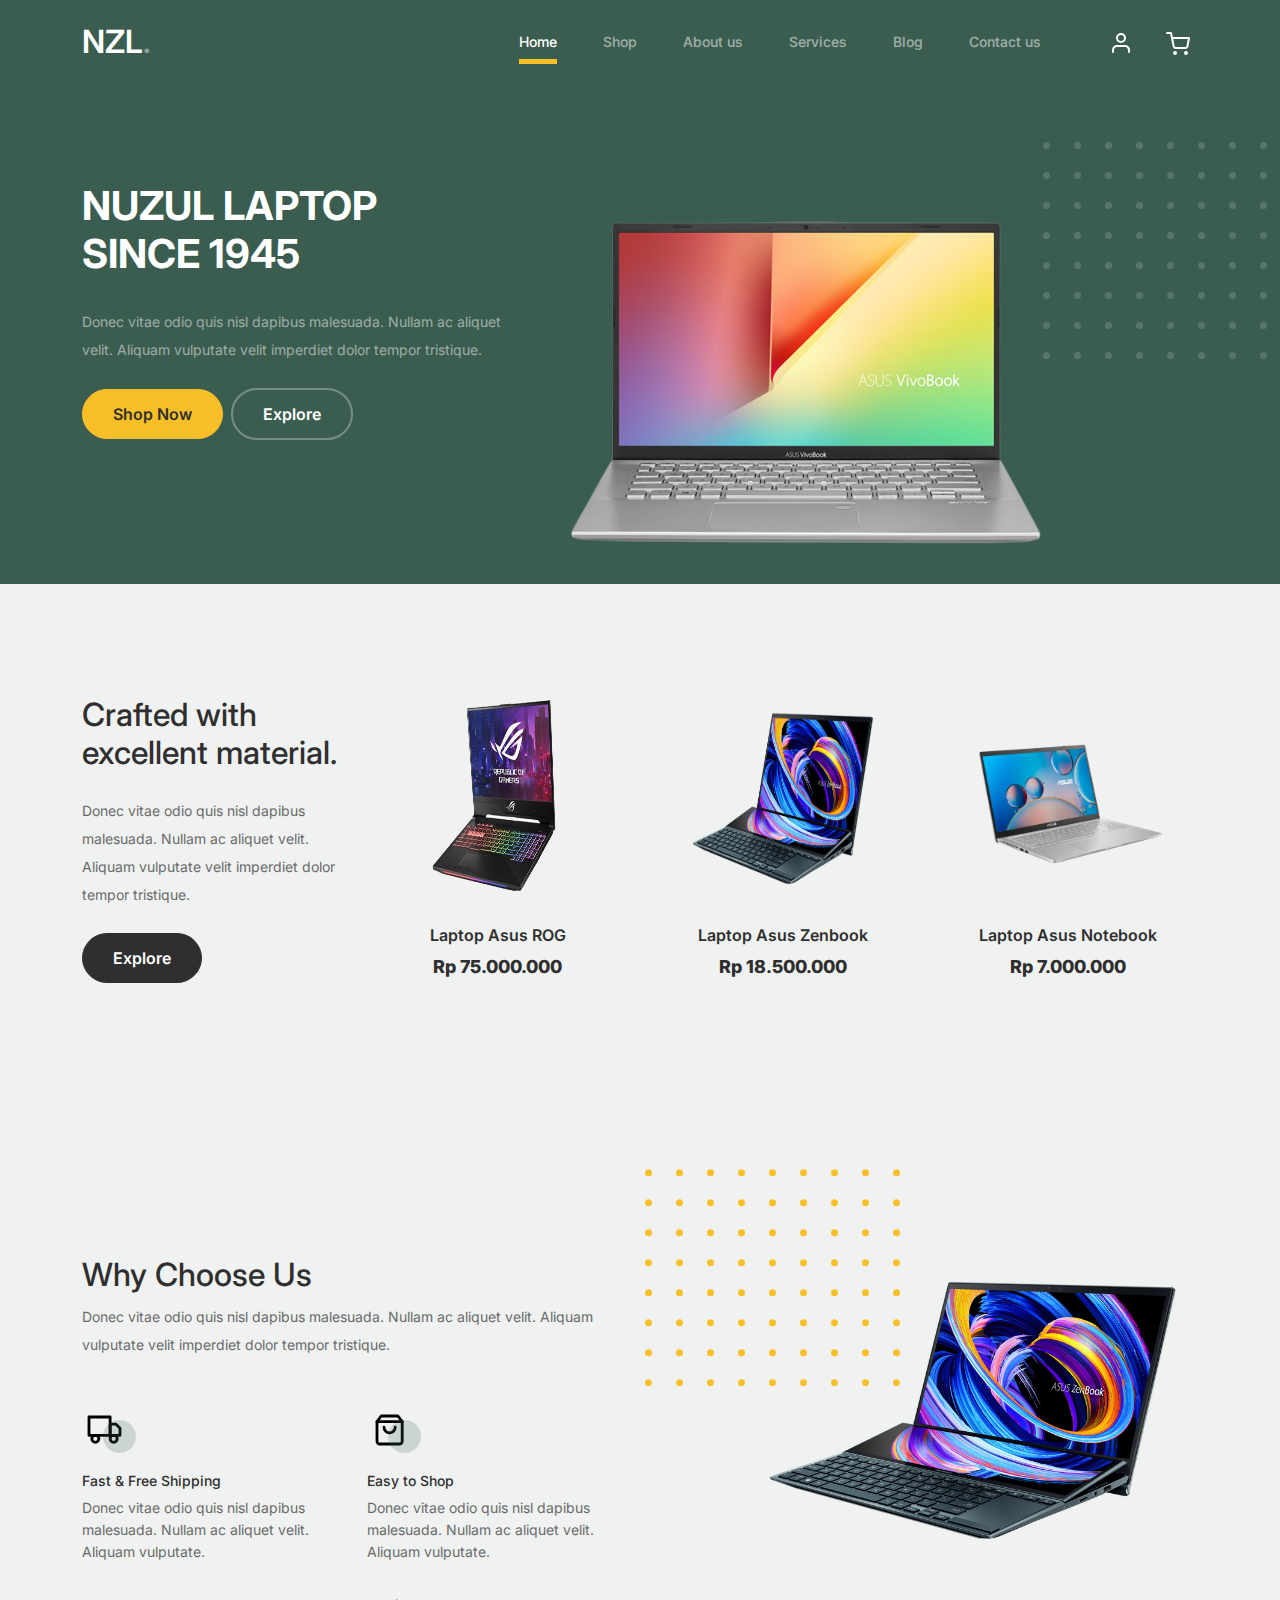
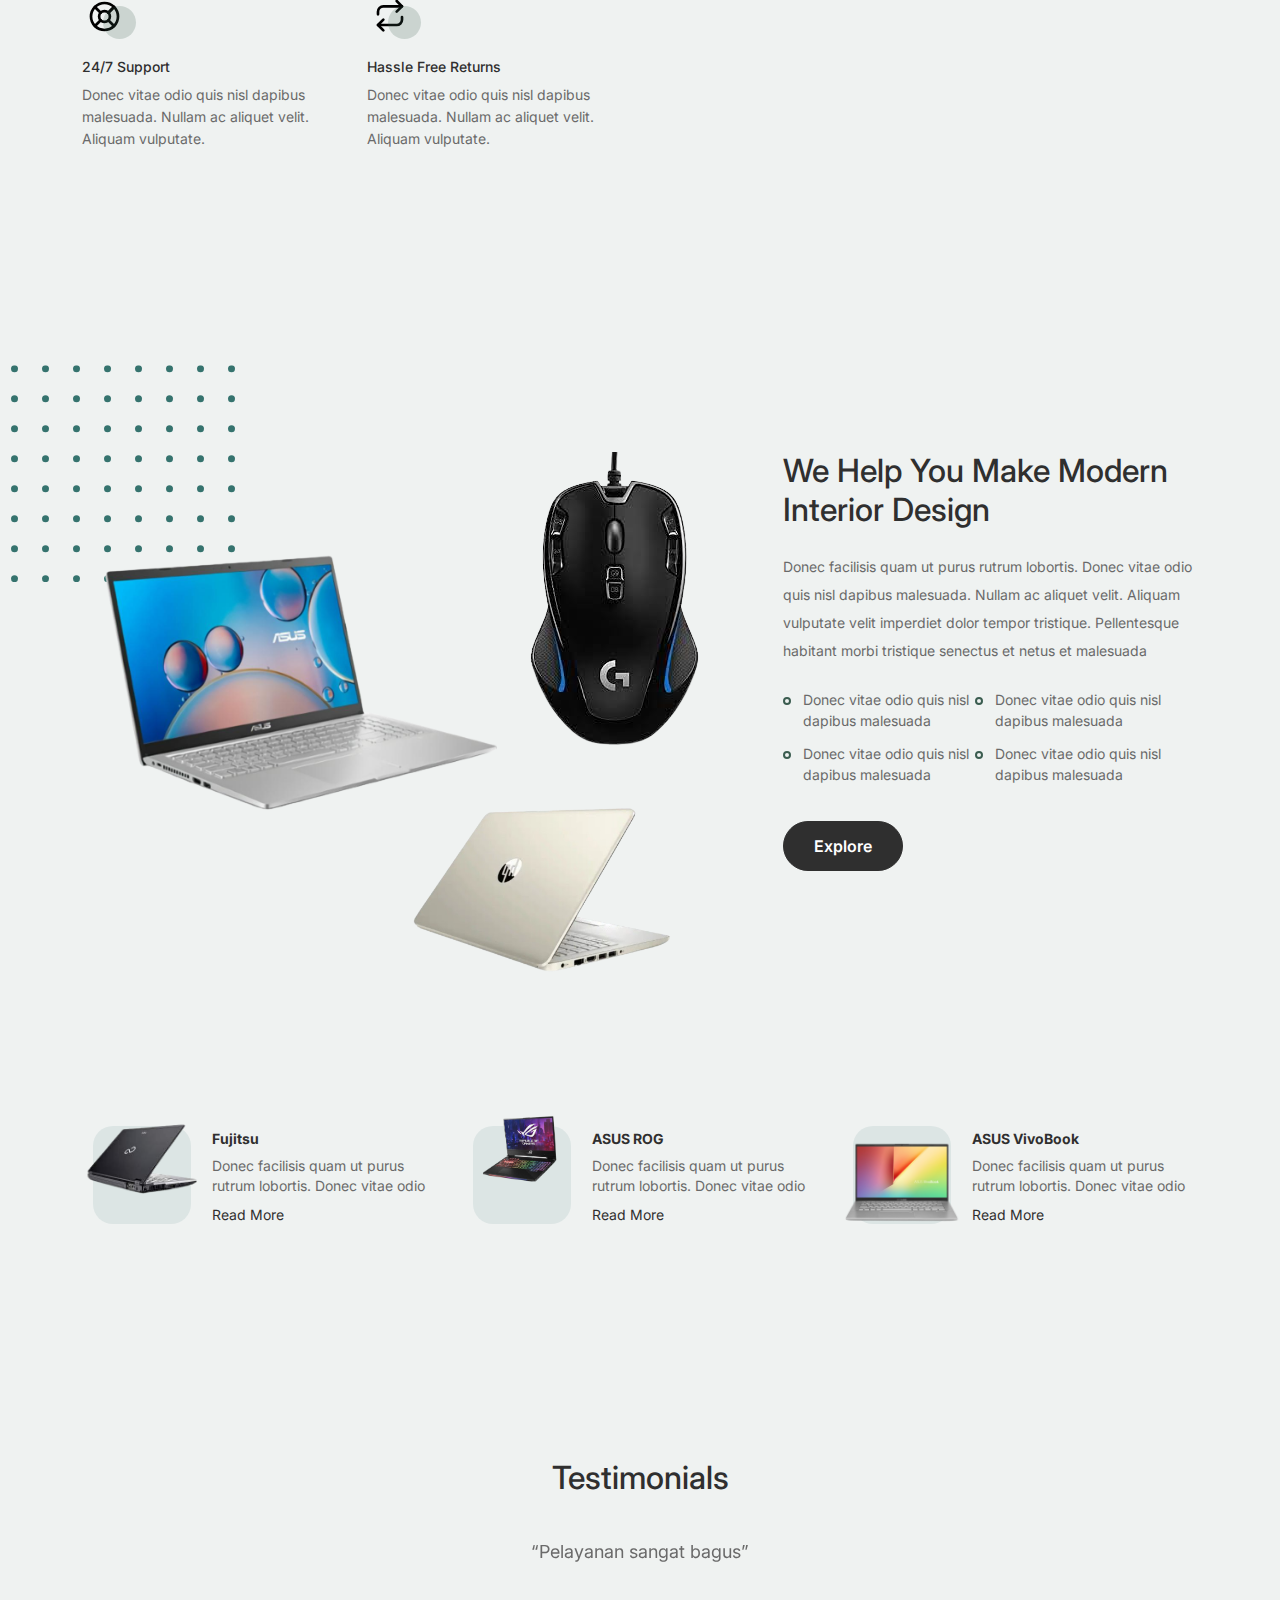
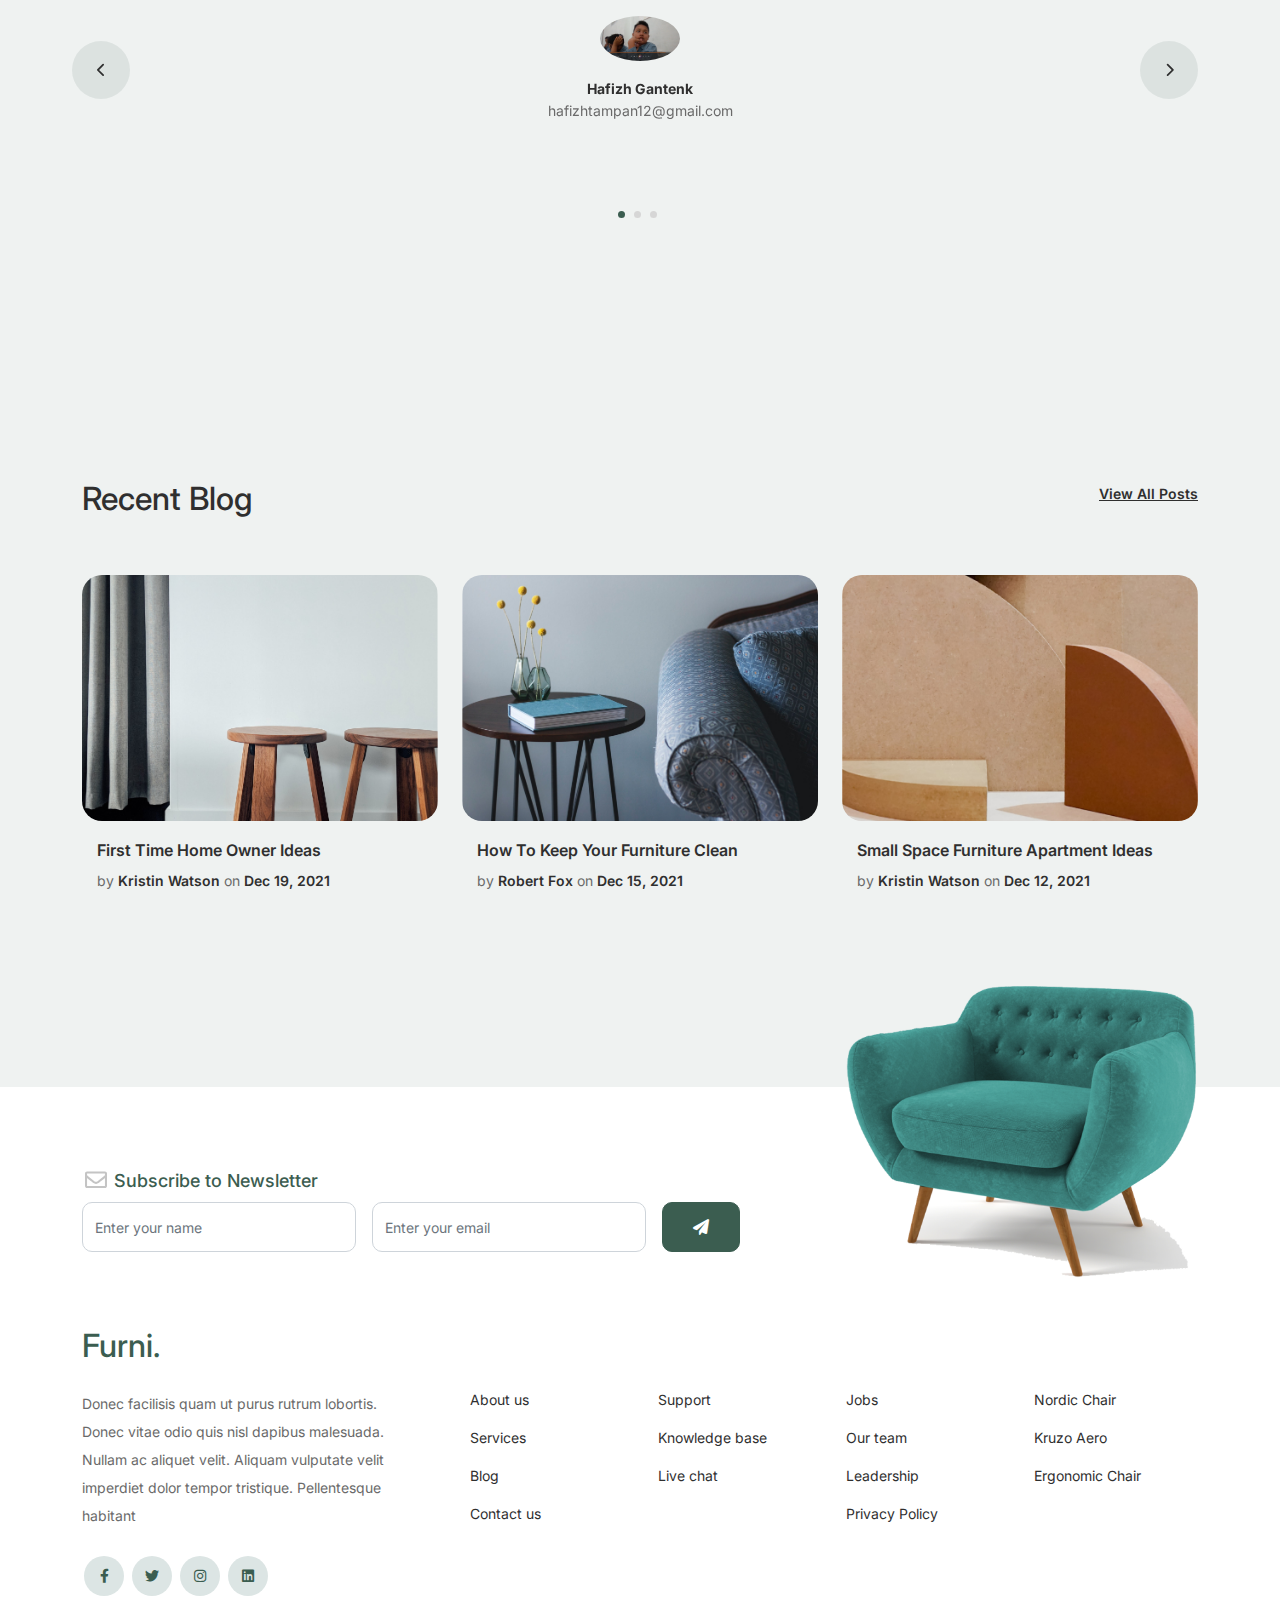
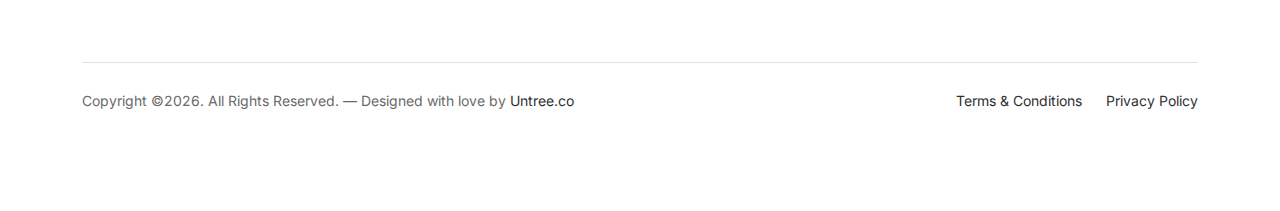
<file: index.html>
<!-- /*
* Bootstrap 5
* Template Name: Furni
* Template Author: Untree.co
* Template URI: https://untree.co/
* License: https://creativecommons.org/licenses/by/3.0/
*/ -->
<!doctype html>
<html lang="en">
<head>
  <meta charset="utf-8">
  <meta name="viewport" content="width=device-width, initial-scale=1, shrink-to-fit=no">
  <meta name="author" content="Untree.co">
  <link rel="shortcut icon" href="images/juenbok.png">

  <meta name="description" content="" />
  <meta name="keywords" content="bootstrap, bootstrap4" />

		<!-- Bootstrap CSS -->
		<link href="css/bootstrap.min.css" rel="stylesheet">
		<link href="https://cdnjs.cloudflare.com/ajax/libs/font-awesome/6.0.0-beta3/css/all.min.css" rel="stylesheet">
		<link href="css/tiny-slider.css" rel="stylesheet">
		<link href="css/style.css" rel="stylesheet">
		<title>Furni Free Bootstrap 5 Template for Furniture and Interior Design Websites by Untree.co </title>
	</head>

	<body>

		<!-- Start Header/Navigation -->
		<nav class="custom-navbar navbar navbar navbar-expand-md navbar-dark bg-dark" arial-label="Furni navigation bar">

			<div class="container">
				<a class="navbar-brand" href="index.html">NZL<span>.</span></a>

				<button class="navbar-toggler" type="button" data-bs-toggle="collapse" data-bs-target="#navbarsFurni" aria-controls="navbarsFurni" aria-expanded="false" aria-label="Toggle navigation">
					<span class="navbar-toggler-icon"></span>
				</button>

				<div class="collapse navbar-collapse" id="navbarsFurni">
					<ul class="custom-navbar-nav navbar-nav ms-auto mb-2 mb-md-0">
						<li class="nav-item active">
							<a class="nav-link" href="index.html">Home</a>
						</li>
						<li><a class="nav-link" href="shop.html">Shop</a></li>
						<li><a class="nav-link" href="about.html">About us</a></li>
						<li><a class="nav-link" href="services.html">Services</a></li>
						<li><a class="nav-link" href="blog.html">Blog</a></li>
						<li><a class="nav-link" href="contact.html">Contact us</a></li>
					</ul>

					<ul class="custom-navbar-cta navbar-nav mb-2 mb-md-0 ms-5">
						<li><a class="nav-link" href="#"><img src="images/user.svg"></a></li>
						<li><a class="nav-link" href="cart.html"><img src="images/cart.svg"></a></li>
					</ul>
				</div>
			</div>
				
		</nav>
		<!-- End Header/Navigation -->

		<!-- Start Hero Section -->
			<div class="hero">
				<div class="container">
					<div class="row justify-content-between">
						<div class="col-lg-5">
							<div class="intro-excerpt">
								<h1>NUZUL LAPTOP<span class="d-block"> SINCE 1945</span></h1>
								<p class="mb-4">Donec vitae odio quis nisl dapibus malesuada. Nullam ac aliquet velit. Aliquam vulputate velit imperdiet dolor tempor tristique.</p>
								<p><a href="" class="btn btn-secondary me-2">Shop Now</a><a href="#" class="btn btn-white-outline">Explore</a></p>
							</div>
						</div>
						<div class="col-lg-7">
							<div class="hero-img-wrap">
								<img src="images/_leptop-removebg-preview.png" class="img-fluid">
							</div>
						</div>
					</div>
				</div>
			</div>
		<!-- End Hero Section -->

		<!-- Start Product Section -->
		<div class="product-section">
			<div class="container">
				<div class="row">

					<!-- Start Column 1 -->
					<div class="col-md-12 col-lg-3 mb-5 mb-lg-0">
						<h2 class="mb-4 section-title">Crafted with excellent material.</h2>
						<p class="mb-4">Donec vitae odio quis nisl dapibus malesuada. Nullam ac aliquet velit. Aliquam vulputate velit imperdiet dolor tempor tristique. </p>
						<p><a href="shop.html" class="btn">Explore</a></p>
					</div> 
					<!-- End Column 1 -->

					<!-- Start Column 2 -->
					<div class="col-12 col-md-4 col-lg-3 mb-5 mb-md-0">
						<a class="product-item" href="cart.html">
							<img src="images/ASUS-ROG-Strix-GL504GW-Scar-II-1-removebg-preview.png" class="img-fluid product-thumbnail">
							<h3 class="product-title">Laptop Asus ROG </h3>
							<strong class="product-price">Rp 75.000.000</strong>

							<span class="icon-cross">
								<img src="images/cross.svg" class="img-fluid">
							</span>
						</a>
					</div> 
					<!-- End Column 2 -->

					<!-- Start Column 3 -->
					<div class="col-12 col-md-4 col-lg-3 mb-5 mb-md-0">
						<a class="product-item" href="cart.html">
							<img src="images/juenbok.png" class="img-fluid product-thumbnail">
							<h3 class="product-title">Laptop Asus Zenbook</h3>
							<strong class="product-price">Rp 18.500.000</strong>

							<span class="icon-cross">
								<img src="images/cross.svg" class="img-fluid">
							</span>
						</a>
					</div>
					<!-- End Column 3 -->

					<!-- Start Column 4 -->
					<div class="col-12 col-md-4 col-lg-3 mb-5 mb-md-0">
						<a class="product-item" href="cart.html">
							<img src="images/gezi-removebg-preview.png" class="img-fluid product-thumbnail">
							<h3 class="product-title">Laptop Asus Notebook </h3>
							<strong class="product-price">Rp 7.000.000</strong>

							<span class="icon-cross">
								<img src="images/cross.svg" class="img-fluid">
							</span>
						</a>
					</div>
					<!-- End Column 4 -->

				</div>
			</div>
		</div>
		<!-- End Product Section -->

		<!-- Start Why Choose Us Section -->
		<div class="why-choose-section">
			<div class="container">
				<div class="row justify-content-between">
					<div class="col-lg-6">
						<h2 class="section-title">Why Choose Us</h2>
						<p>Donec vitae odio quis nisl dapibus malesuada. Nullam ac aliquet velit. Aliquam vulputate velit imperdiet dolor tempor tristique.</p>

						<div class="row my-5">
							<div class="col-6 col-md-6">
								<div class="feature">
									<div class="icon">
										<img src="images/truck.svg" alt="Image" class="imf-fluid">
									</div>
									<h3>Fast &amp; Free Shipping</h3>
									<p>Donec vitae odio quis nisl dapibus malesuada. Nullam ac aliquet velit. Aliquam vulputate.</p>
								</div>
							</div>

							<div class="col-6 col-md-6">
								<div class="feature">
									<div class="icon">
										<img src="images/bag.svg" alt="Image" class="imf-fluid">
									</div>
									<h3>Easy to Shop</h3>
									<p>Donec vitae odio quis nisl dapibus malesuada. Nullam ac aliquet velit. Aliquam vulputate.</p>
								</div>
							</div>

							<div class="col-6 col-md-6">
								<div class="feature">
									<div class="icon">
										<img src="images/support.svg" alt="Image" class="imf-fluid">
									</div>
									<h3>24/7 Support</h3>
									<p>Donec vitae odio quis nisl dapibus malesuada. Nullam ac aliquet velit. Aliquam vulputate.</p>
								</div>
							</div>

							<div class="col-6 col-md-6">
								<div class="feature">
									<div class="icon">
										<img src="images/return.svg" alt="Image" class="imf-fluid">
									</div>
									<h3>Hassle Free Returns</h3>
									<p>Donec vitae odio quis nisl dapibus malesuada. Nullam ac aliquet velit. Aliquam vulputate.</p>
								</div>
							</div>

						</div>
					</div>

					<div class="col-lg-5">
						<div class="img-wrap">
							<img src="images/juenbok.png" alt="Image" class="img-fluid">
						</div>
					</div>

				</div>
			</div>
		</div>
		<!-- End Why Choose Us Section -->

		<!-- Start We Help Section -->
		<div class="we-help-section">
			<div class="container">
				<div class="row justify-content-between">
					<div class="col-lg-7 mb-5 mb-lg-0">
						<div class="imgs-grid">
							<div class="grid grid-1"><img src="images/gezi-removebg-preview.png" alt="Untree.co"></div>
							<div class="grid grid-2"><img src="images/download-removebg-preview.png" alt="Untree.co"></div>
							<div class="grid grid-3"><img src="images/H-removebg-preview.png" alt="Untree.co"></div>
						</div>
					</div>
					<div class="col-lg-5 ps-lg-5">
						<h2 class="section-title mb-4">We Help You Make Modern Interior Design</h2>
						<p>Donec facilisis quam ut purus rutrum lobortis. Donec vitae odio quis nisl dapibus malesuada. Nullam ac aliquet velit. Aliquam vulputate velit imperdiet dolor tempor tristique. Pellentesque habitant morbi tristique senectus et netus et malesuada</p>

						<ul class="list-unstyled custom-list my-4">
							<li>Donec vitae odio quis nisl dapibus malesuada</li>
							<li>Donec vitae odio quis nisl dapibus malesuada</li>
							<li>Donec vitae odio quis nisl dapibus malesuada</li>
							<li>Donec vitae odio quis nisl dapibus malesuada</li>
						</ul>
						<p><a href="#" class="btn">Explore</a></p>
					</div>
				</div>
			</div>
		</div>
		<!-- End We Help Section -->

		<!-- Start Popular Product -->
		<div class="popular-product">
			<div class="container">
				<div class="row">

					<div class="col-12 col-md-6 col-lg-4 mb-4 mb-lg-0">
						<div class="product-item-sm d-flex">
							<div class="thumbnail">
								<img src="images/fujitsu-removebg-preview.png" alt="Image" class="img-fluid">
							</div>
							<div class="pt-3">
								<h3>Fujitsu</h3>
								<p>Donec facilisis quam ut purus rutrum lobortis. Donec vitae odio </p>
								<p><a href="#">Read More</a></p>
							</div>
						</div>
					</div>

					<div class="col-12 col-md-6 col-lg-4 mb-4 mb-lg-0">
						<div class="product-item-sm d-flex">
							<div class="thumbnail">
								<img src="images/ASUS-ROG-Strix-GL504GW-Scar-II-1-removebg-preview.png" alt="Image" class="img-fluid">
							</div>
							<div class="pt-3">
								<h3>ASUS ROG</h3>
								<p>Donec facilisis quam ut purus rutrum lobortis. Donec vitae odio </p>
								<p><a href="#">Read More</a></p>
							</div>
						</div>
					</div>

					<div class="col-12 col-md-6 col-lg-4 mb-4 mb-lg-0">
						<div class="product-item-sm d-flex">
							<div class="thumbnail">
								<img src="images/_leptop-removebg-preview.png" alt="Image" class="img-fluid">
							</div>
							<div class="pt-3">
								<h3>ASUS VivoBook</h3>
								<p>Donec facilisis quam ut purus rutrum lobortis. Donec vitae odio </p>
								<p><a href="#">Read More</a></p>
							</div>
						</div>
					</div>

				</div>
			</div>
		</div>
		<!-- End Popular Product -->

		<!-- Start Testimonial Slider -->
		<div class="testimonial-section before-footer-section">
			<div class="container">
				<div class="row">
					<div class="col-lg-7 mx-auto text-center">
						<h2 class="section-title">Testimonials</h2>
					</div>
				</div>

				<div class="row justify-content-center">
					<div class="col-lg-12">
						<div class="testimonial-slider-wrap text-center">

							<div id="testimonial-nav">
								<span class="prev" data-controls="prev"><span class="fa fa-chevron-left"></span></span>
								<span class="next" data-controls="next"><span class="fa fa-chevron-right"></span></span>
							</div>

							<div class="testimonial-slider">
								
								<div class="item">
									<div class="row justify-content-center">
										<div class="col-lg-8 mx-auto">

											<div class="testimonial-block text-center">
												<blockquote class="mb-5">
													<p>&ldquo;Pelayanan sangat bagus&rdquo;</p>
												</blockquote>

												<div class="author-info">
													<div class="author-pic">
														<img src="images/Screenshot (20).png" alt="Hafizh Al Abiyu class="img-fluid">
													</div>
													<h3 class="font-weight-bold">Hafizh Gantenk</h3>
													<span class="position d-block mb-3">hafizhtampan12@gmail.com</span>
												</div>
											</div>

										</div>
									</div>
								</div> 
								<!-- END item -->

								<div class="item">
									<div class="row justify-content-center">
										<div class="col-lg-8 mx-auto">

											<div class="testimonial-block text-center">
												<blockquote class="mb-5">
													<p>&ldquo;Penjual Sangat ramah&rdquo;</p>
												</blockquote>

												<div class="author-info">
													<div class="author-pic">
														<img src="images/TETAP TERSENYUM WALAU LOSE STREAK.jpg" alt="HarizzzTzy" class="img-fluid">
													</div>
													<h3 class="font-weight-bold">Hariz Ft Alok</h3>
													<span class="position d-block mb-3">hariznibos13@gmail.com</span>
												</div>
											</div>

										</div>
									</div>
								</div> 
								<!-- END item -->

								<div class="item">
									<div class="row justify-content-center">
										<div class="col-lg-8 mx-auto">

											<div class="testimonial-block text-center">
												<blockquote class="mb-5">
													<p>&ldquo;Pengiriman cepat&rdquo;</p>
												</blockquote>

												<div class="author-info">
													<div class="author-pic">
														<img src="images/uuuu.png" alt="Messiun" class="img-fluid">
													</div>
													<h3 class="font-weight-bold">Messiun</h3>
													<span class="position d-block mb-3">kerdil argen12@gamil.com</span>
												</div>
											</div>

										</div>
									</div>
								</div> 
								<!-- END item -->

							</div>

						</div>
					</div>
				</div>
			</div>
		</div>
		<!-- End Testimonial Slider -->


		<!-- Start Blog Section -->
		<div class="blog-section">
			<div class="container">
				<div class="row mb-5">
					<div class="col-md-6">
						<h2 class="section-title">Recent Blog</h2>
					</div>
					<div class="col-md-6 text-start text-md-end">
						<a href="#" class="more">View All Posts</a>
					</div>
				</div>

				<div class="row">

					<div class="col-12 col-sm-6 col-md-4 mb-4 mb-md-0">
						<div class="post-entry">
							<a href="#" class="post-thumbnail"><img src="images/post-1.jpg" alt="Image" class="img-fluid"></a>
							<div class="post-content-entry">
								<h3><a href="#">First Time Home Owner Ideas</a></h3>
								<div class="meta">
									<span>by <a href="#">Kristin Watson</a></span> <span>on <a href="#">Dec 19, 2021</a></span>
								</div>
							</div>
						</div>
					</div>

					<div class="col-12 col-sm-6 col-md-4 mb-4 mb-md-0">
						<div class="post-entry">
							<a href="#" class="post-thumbnail"><img src="images/post-2.jpg" alt="Image" class="img-fluid"></a>
							<div class="post-content-entry">
								<h3><a href="#">How To Keep Your Furniture Clean</a></h3>
								<div class="meta">
									<span>by <a href="#">Robert Fox</a></span> <span>on <a href="#">Dec 15, 2021</a></span>
								</div>
							</div>
						</div>
					</div>

					<div class="col-12 col-sm-6 col-md-4 mb-4 mb-md-0">
						<div class="post-entry">
							<a href="#" class="post-thumbnail"><img src="images/post-3.jpg" alt="Image" class="img-fluid"></a>
							<div class="post-content-entry">
								<h3><a href="#">Small Space Furniture Apartment Ideas</a></h3>
								<div class="meta">
									<span>by <a href="#">Kristin Watson</a></span> <span>on <a href="#">Dec 12, 2021</a></span>
								</div>
							</div>
						</div>
					</div>

				</div>
			</div>
		</div>
		<!-- End Blog Section -->	

		<!-- Start Footer Section -->
		<footer class="footer-section">
			<div class="container relative">

				<div class="sofa-img">
					<img src="images/sofa.png" alt="Image" class="img-fluid">
				</div>

				<div class="row">
					<div class="col-lg-8">
						<div class="subscription-form">
							<h3 class="d-flex align-items-center"><span class="me-1"><img src="images/envelope-outline.svg" alt="Image" class="img-fluid"></span><span>Subscribe to Newsletter</span></h3>

							<form action="#" class="row g-3">
								<div class="col-auto">
									<input type="text" class="form-control" placeholder="Enter your name">
								</div>
								<div class="col-auto">
									<input type="email" class="form-control" placeholder="Enter your email">
								</div>
								<div class="col-auto">
									<button class="btn btn-primary">
										<span class="fa fa-paper-plane"></span>
									</button>
								</div>
							</form>

						</div>
					</div>
				</div>

				<div class="row g-5 mb-5">
					<div class="col-lg-4">
						<div class="mb-4 footer-logo-wrap"><a href="#" class="footer-logo">Furni<span>.</span></a></div>
						<p class="mb-4">Donec facilisis quam ut purus rutrum lobortis. Donec vitae odio quis nisl dapibus malesuada. Nullam ac aliquet velit. Aliquam vulputate velit imperdiet dolor tempor tristique. Pellentesque habitant</p>

						<ul class="list-unstyled custom-social">
							<li><a href="#"><span class="fa fa-brands fa-facebook-f"></span></a></li>
							<li><a href="#"><span class="fa fa-brands fa-twitter"></span></a></li>
							<li><a href="#"><span class="fa fa-brands fa-instagram"></span></a></li>
							<li><a href="#"><span class="fa fa-brands fa-linkedin"></span></a></li>
						</ul>
					</div>

					<div class="col-lg-8">
						<div class="row links-wrap">
							<div class="col-6 col-sm-6 col-md-3">
								<ul class="list-unstyled">
									<li><a href="#">About us</a></li>
									<li><a href="#">Services</a></li>
									<li><a href="#">Blog</a></li>
									<li><a href="#">Contact us</a></li>
								</ul>
							</div>

							<div class="col-6 col-sm-6 col-md-3">
								<ul class="list-unstyled">
									<li><a href="#">Support</a></li>
									<li><a href="#">Knowledge base</a></li>
									<li><a href="#">Live chat</a></li>
								</ul>
							</div>

							<div class="col-6 col-sm-6 col-md-3">
								<ul class="list-unstyled">
									<li><a href="#">Jobs</a></li>
									<li><a href="#">Our team</a></li>
									<li><a href="#">Leadership</a></li>
									<li><a href="#">Privacy Policy</a></li>
								</ul>
							</div>

							<div class="col-6 col-sm-6 col-md-3">
								<ul class="list-unstyled">
									<li><a href="#">Nordic Chair</a></li>
									<li><a href="#">Kruzo Aero</a></li>
									<li><a href="#">Ergonomic Chair</a></li>
								</ul>
							</div>
						</div>
					</div>

				</div>

				<div class="border-top copyright">
					<div class="row pt-4">
						<div class="col-lg-6">
							<p class="mb-2 text-center text-lg-start">Copyright &copy;<script>document.write(new Date().getFullYear());</script>. All Rights Reserved. &mdash; Designed with love by <a href="https://untree.co">Untree.co</a> <!-- License information: https://untree.co/license/ -->
            </p>
						</div>

						<div class="col-lg-6 text-center text-lg-end">
							<ul class="list-unstyled d-inline-flex ms-auto">
								<li class="me-4"><a href="#">Terms &amp; Conditions</a></li>
								<li><a href="#">Privacy Policy</a></li>
							</ul>
						</div>

					</div>
				</div>

			</div>
		</footer>
		<!-- End Footer Section -->	


		<script src="js/bootstrap.bundle.min.js"></script>
		<script src="js/tiny-slider.js"></script>
		<script src="js/custom.js"></script>
	</body>

</html>
</file>
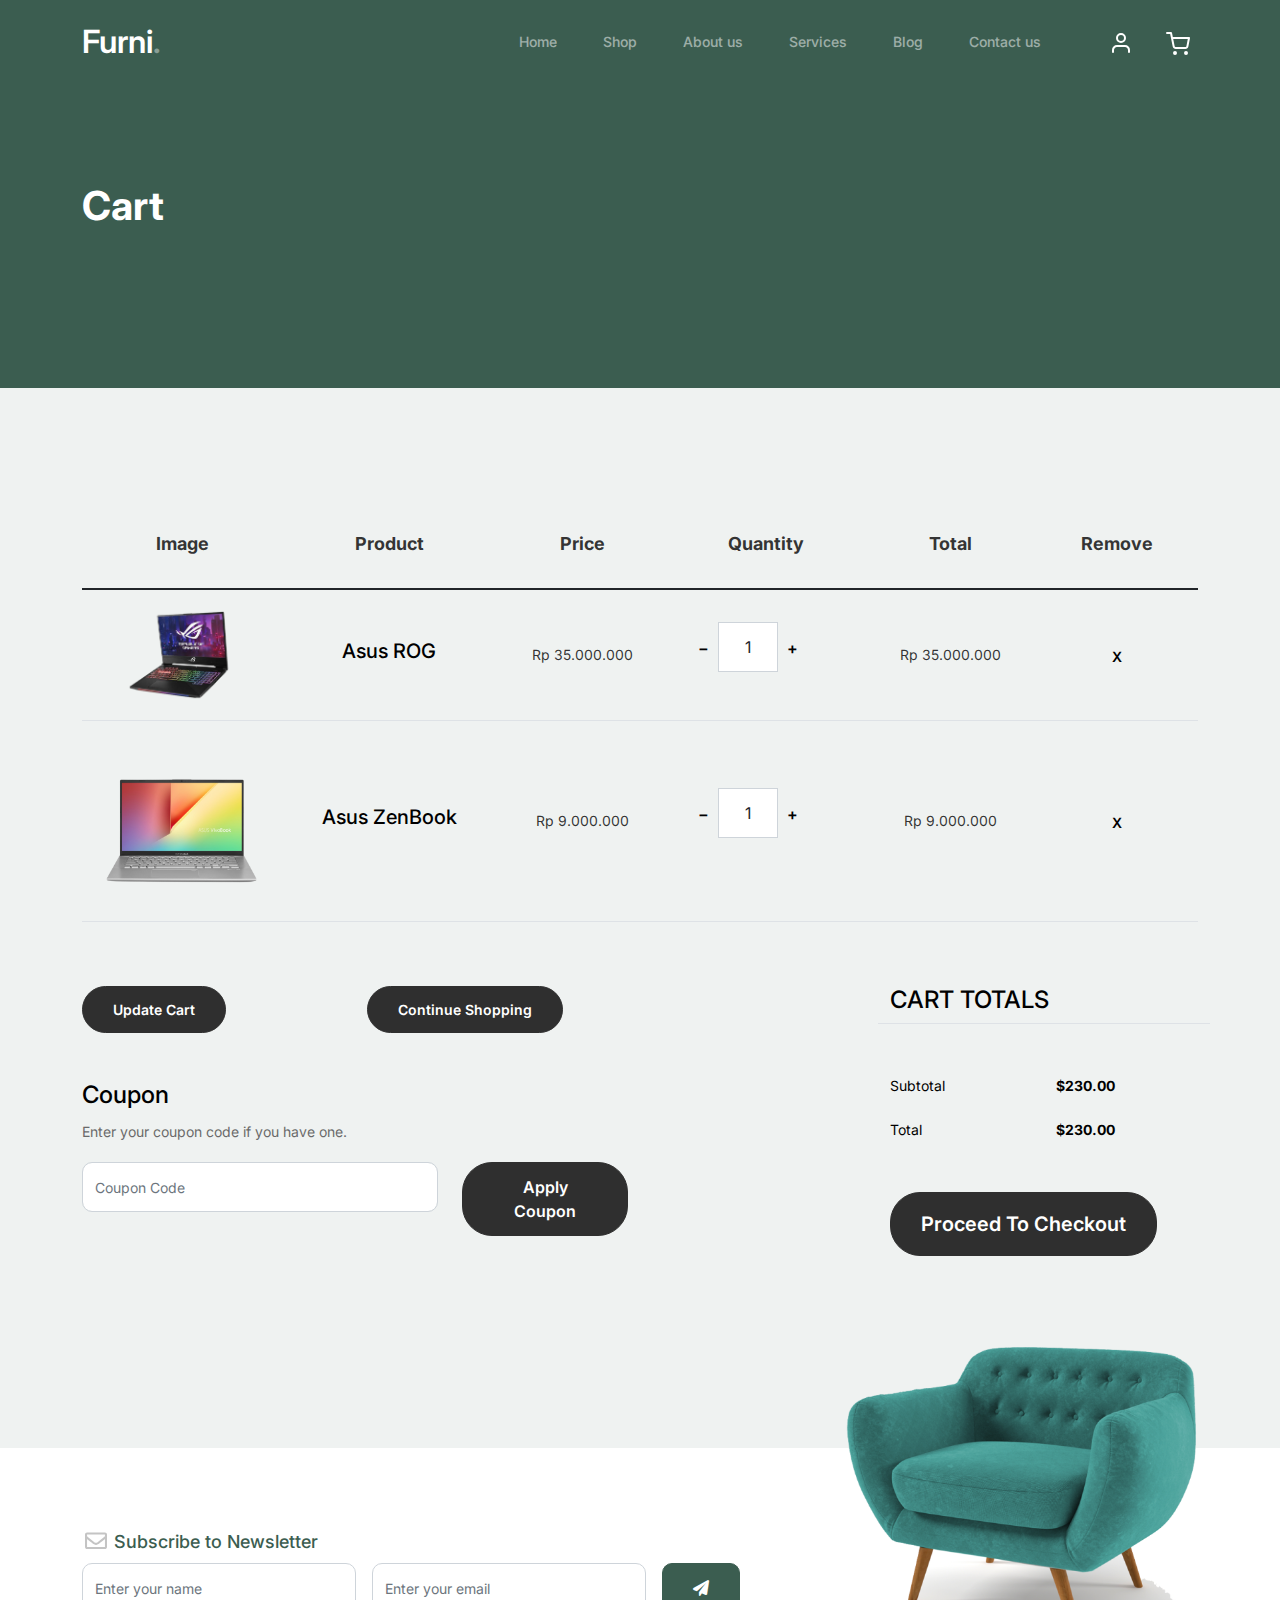
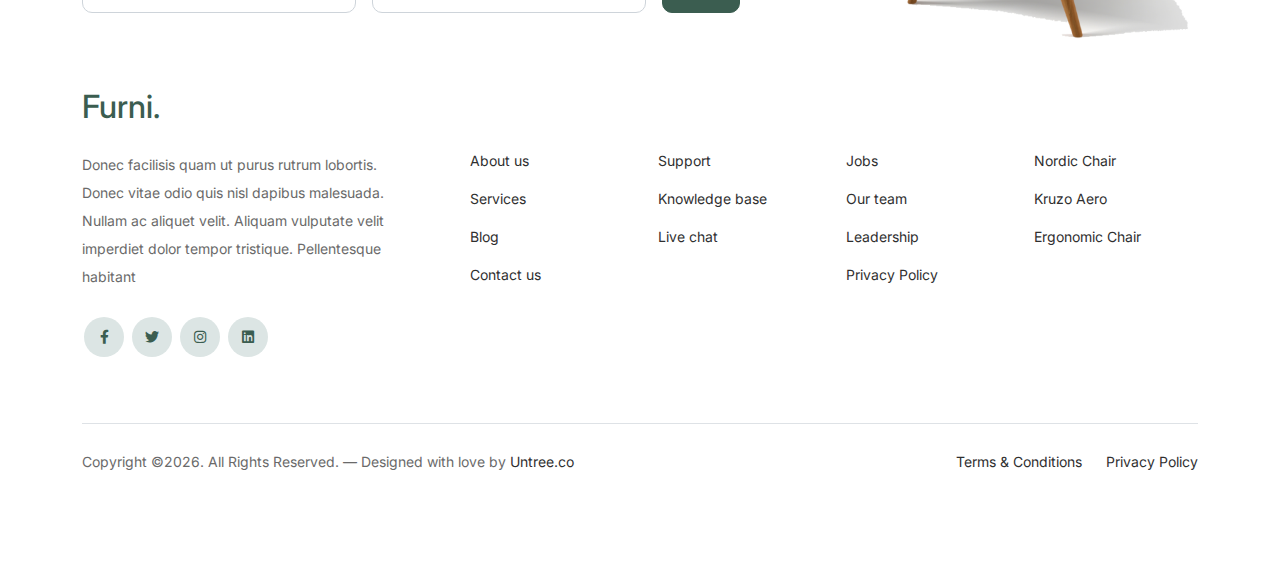
<file: cart.html>
<!-- /*
* Bootstrap 5
* Template Name: Furni
* Template Author: Untree.co
* Template URI: https://untree.co/
* License: https://creativecommons.org/licenses/by/3.0/
*/ -->
<!doctype html>
<html lang="en">
<head>
  <meta charset="utf-8">
  <meta name="viewport" content="width=device-width, initial-scale=1, shrink-to-fit=no">
  <meta name="author" content="Untree.co">
  <link rel="shortcut icon" href="favicon.png">

  <meta name="description" content="" />
  <meta name="keywords" content="bootstrap, bootstrap4" />

		<!-- Bootstrap CSS -->
		<link href="css/bootstrap.min.css" rel="stylesheet">
		<link href="https://cdnjs.cloudflare.com/ajax/libs/font-awesome/6.0.0-beta3/css/all.min.css" rel="stylesheet">
		<link href="css/tiny-slider.css" rel="stylesheet">
		<link href="css/style.css" rel="stylesheet">
		<title>Furni Free Bootstrap 5 Template for Furniture and Interior Design Websites by Untree.co </title>
	</head>

	<body>

		<!-- Start Header/Navigation -->
		<nav class="custom-navbar navbar navbar navbar-expand-md navbar-dark bg-dark" arial-label="Furni navigation bar">

			<div class="container">
				<a class="navbar-brand" href="index.html">Furni<span>.</span></a>

				<button class="navbar-toggler" type="button" data-bs-toggle="collapse" data-bs-target="#navbarsFurni" aria-controls="navbarsFurni" aria-expanded="false" aria-label="Toggle navigation">
					<span class="navbar-toggler-icon"></span>
				</button>

				<div class="collapse navbar-collapse" id="navbarsFurni">
					<ul class="custom-navbar-nav navbar-nav ms-auto mb-2 mb-md-0">
						<li class="nav-item ">
							<a class="nav-link" href="index.html">Home</a>
						</li>
						<li><a class="nav-link" href="shop.html">Shop</a></li>
						<li><a class="nav-link" href="about.html">About us</a></li>
						<li><a class="nav-link" href="services.html">Services</a></li>
						<li><a class="nav-link" href="blog.html">Blog</a></li>
						<li><a class="nav-link" href="contact.html">Contact us</a></li>
					</ul>

					<ul class="custom-navbar-cta navbar-nav mb-2 mb-md-0 ms-5">
						<li><a class="nav-link" href="#"><img src="images/user.svg"></a></li>
						<li><a class="nav-link" href="cart.html"><img src="images/cart.svg"></a></li>
					</ul>
				</div>
			</div>
				
		</nav>
		<!-- End Header/Navigation -->

		<!-- Start Hero Section -->
			<div class="hero">
				<div class="container">
					<div class="row justify-content-between">
						<div class="col-lg-5">
							<div class="intro-excerpt">
								<h1>Cart</h1>
							</div>
						</div>
						<div class="col-lg-7">
							
						</div>
					</div>
				</div>
			</div>
		<!-- End Hero Section -->

		

		<div class="untree_co-section before-footer-section">
            <div class="container">
              <div class="row mb-5">
                <form class="col-md-12" method="post">
                  <div class="site-blocks-table">
                    <table class="table">
                      <thead>
                        <tr>
                          <th class="product-thumbnail">Image</th>
                          <th class="product-name">Product</th>
                          <th class="product-price">Price</th>
                          <th class="product-quantity">Quantity</th>
                          <th class="product-total">Total</th>
                          <th class="product-remove">Remove</th>
                        </tr>
                      </thead>
                      <tbody>
                        <tr>
                          <td class="product-thumbnail">
                            <img src="images/ASUS-ROG-Strix-GL504GW-Scar-II-1-removebg-preview.png" alt="Image" class="img-fluid">
                          </td>
                          <td class="product-name">
                            <h2 class="h5 text-black">Asus ROG</h2>
                          </td>
                          <td>Rp 35.000.000</td>
                          <td>
                            <div class="input-group mb-3 d-flex align-items-center quantity-container" style="max-width: 120px;">
                              <div class="input-group-prepend">
                                <button class="btn btn-outline-black decrease" type="button">&minus;</button>
                              </div>
                              <input type="text" class="form-control text-center quantity-amount" value="1" placeholder="" aria-label="Example text with button addon" aria-describedby="button-addon1">
                              <div class="input-group-append">
                                <button class="btn btn-outline-black increase" type="button">&plus;</button>
                              </div>
                            </div>
        
                          </td>
                          <td>Rp 35.000.000</td>
                          <td><a href="#" class="btn btn-black btn-sm">X</a></td>
                        </tr>
        
                        <tr>
                          <td class="product-thumbnail">
                            <img src="images/_leptop-removebg-preview.png" alt="Image" class="img-fluid">
                          </td>
                          <td class="product-name">
                            <h2 class="h5 text-black">Asus ZenBook</h2>
                          </td>
                          <td>Rp 9.000.000</td>
                          <td>
                            <div class="input-group mb-3 d-flex align-items-center quantity-container" style="max-width: 120px;">
                              <div class="input-group-prepend">
                                <button class="btn btn-outline-black decrease" type="button">&minus;</button>
                              </div>
                              <input type="text" class="form-control text-center quantity-amount" value="1" placeholder="" aria-label="Example text with button addon" aria-describedby="button-addon1">
                              <div class="input-group-append">
                                <button class="btn btn-outline-black increase" type="button">&plus;</button>
                              </div>
                            </div>
        
                          </td>
                          <td>Rp 9.000.000</td>
                          <td><a href="#" class="btn btn-black btn-sm">X</a></td>
                        </tr>
                      </tbody>
                    </table>
                  </div>
                </form>
              </div>
        
              <div class="row">
                <div class="col-md-6">
                  <div class="row mb-5">
                    <div class="col-md-6 mb-3 mb-md-0">
                      <button class="btn btn-black btn-sm btn-block">Update Cart</button>
                    </div>
                    <div class="col-md-6">
                      <button class="btn btn-outline-black btn-sm btn-block">Continue Shopping</button>
                    </div>
                  </div>
                  <div class="row">
                    <div class="col-md-12">
                      <label class="text-black h4" for="coupon">Coupon</label>
                      <p>Enter your coupon code if you have one.</p>
                    </div>
                    <div class="col-md-8 mb-3 mb-md-0">
                      <input type="text" class="form-control py-3" id="coupon" placeholder="Coupon Code">
                    </div>
                    <div class="col-md-4">
                      <button class="btn btn-black">Apply Coupon</button>
                    </div>
                  </div>
                </div>
                <div class="col-md-6 pl-5">
                  <div class="row justify-content-end">
                    <div class="col-md-7">
                      <div class="row">
                        <div class="col-md-12 text-right border-bottom mb-5">
                          <h3 class="text-black h4 text-uppercase">Cart Totals</h3>
                        </div>
                      </div>
                      <div class="row mb-3">
                        <div class="col-md-6">
                          <span class="text-black">Subtotal</span>
                        </div>
                        <div class="col-md-6 text-right">
                          <strong class="text-black">$230.00</strong>
                        </div>
                      </div>
                      <div class="row mb-5">
                        <div class="col-md-6">
                          <span class="text-black">Total</span>
                        </div>
                        <div class="col-md-6 text-right">
                          <strong class="text-black">$230.00</strong>
                        </div>
                      </div>
        
                      <div class="row">
                        <div class="col-md-12">
                          <button class="btn btn-black btn-lg py-3 btn-block" onclick="window.location='checkout.html'">Proceed To Checkout</button>
                        </div>
                      </div>
                    </div>
                  </div>
                </div>
              </div>
            </div>
          </div>
		

		<!-- Start Footer Section -->
		<footer class="footer-section">
			<div class="container relative">

				<div class="sofa-img">
					<img src="images/sofa.png" alt="Image" class="img-fluid">
				</div>

				<div class="row">
					<div class="col-lg-8">
						<div class="subscription-form">
							<h3 class="d-flex align-items-center"><span class="me-1"><img src="images/envelope-outline.svg" alt="Image" class="img-fluid"></span><span>Subscribe to Newsletter</span></h3>

							<form action="#" class="row g-3">
								<div class="col-auto">
									<input type="text" class="form-control" placeholder="Enter your name">
								</div>
								<div class="col-auto">
									<input type="email" class="form-control" placeholder="Enter your email">
								</div>
								<div class="col-auto">
									<button class="btn btn-primary">
										<span class="fa fa-paper-plane"></span>
									</button>
								</div>
							</form>

						</div>
					</div>
				</div>

				<div class="row g-5 mb-5">
					<div class="col-lg-4">
						<div class="mb-4 footer-logo-wrap"><a href="#" class="footer-logo">Furni<span>.</span></a></div>
						<p class="mb-4">Donec facilisis quam ut purus rutrum lobortis. Donec vitae odio quis nisl dapibus malesuada. Nullam ac aliquet velit. Aliquam vulputate velit imperdiet dolor tempor tristique. Pellentesque habitant</p>

						<ul class="list-unstyled custom-social">
							<li><a href="#"><span class="fa fa-brands fa-facebook-f"></span></a></li>
							<li><a href="#"><span class="fa fa-brands fa-twitter"></span></a></li>
							<li><a href="#"><span class="fa fa-brands fa-instagram"></span></a></li>
							<li><a href="#"><span class="fa fa-brands fa-linkedin"></span></a></li>
						</ul>
					</div>

					<div class="col-lg-8">
						<div class="row links-wrap">
							<div class="col-6 col-sm-6 col-md-3">
								<ul class="list-unstyled">
									<li><a href="#">About us</a></li>
									<li><a href="#">Services</a></li>
									<li><a href="#">Blog</a></li>
									<li><a href="#">Contact us</a></li>
								</ul>
							</div>

							<div class="col-6 col-sm-6 col-md-3">
								<ul class="list-unstyled">
									<li><a href="#">Support</a></li>
									<li><a href="#">Knowledge base</a></li>
									<li><a href="#">Live chat</a></li>
								</ul>
							</div>

							<div class="col-6 col-sm-6 col-md-3">
								<ul class="list-unstyled">
									<li><a href="#">Jobs</a></li>
									<li><a href="#">Our team</a></li>
									<li><a href="#">Leadership</a></li>
									<li><a href="#">Privacy Policy</a></li>
								</ul>
							</div>

							<div class="col-6 col-sm-6 col-md-3">
								<ul class="list-unstyled">
									<li><a href="#">Nordic Chair</a></li>
									<li><a href="#">Kruzo Aero</a></li>
									<li><a href="#">Ergonomic Chair</a></li>
								</ul>
							</div>
						</div>
					</div>

				</div>

				<div class="border-top copyright">
					<div class="row pt-4">
						<div class="col-lg-6">
							<p class="mb-2 text-center text-lg-start">Copyright &copy;<script>document.write(new Date().getFullYear());</script>. All Rights Reserved. &mdash; Designed with love by <a href="https://untree.co">Untree.co</a> <!-- License information: https://untree.co/license/ -->
            </p>
						</div>

						<div class="col-lg-6 text-center text-lg-end">
							<ul class="list-unstyled d-inline-flex ms-auto">
								<li class="me-4"><a href="#">Terms &amp; Conditions</a></li>
								<li><a href="#">Privacy Policy</a></li>
							</ul>
						</div>

					</div>
				</div>

			</div>
		</footer>
		<!-- End Footer Section -->	


		<script src="js/bootstrap.bundle.min.js"></script>
		<script src="js/tiny-slider.js"></script>
		<script src="js/custom.js"></script>
	</body>

</html>
</file>
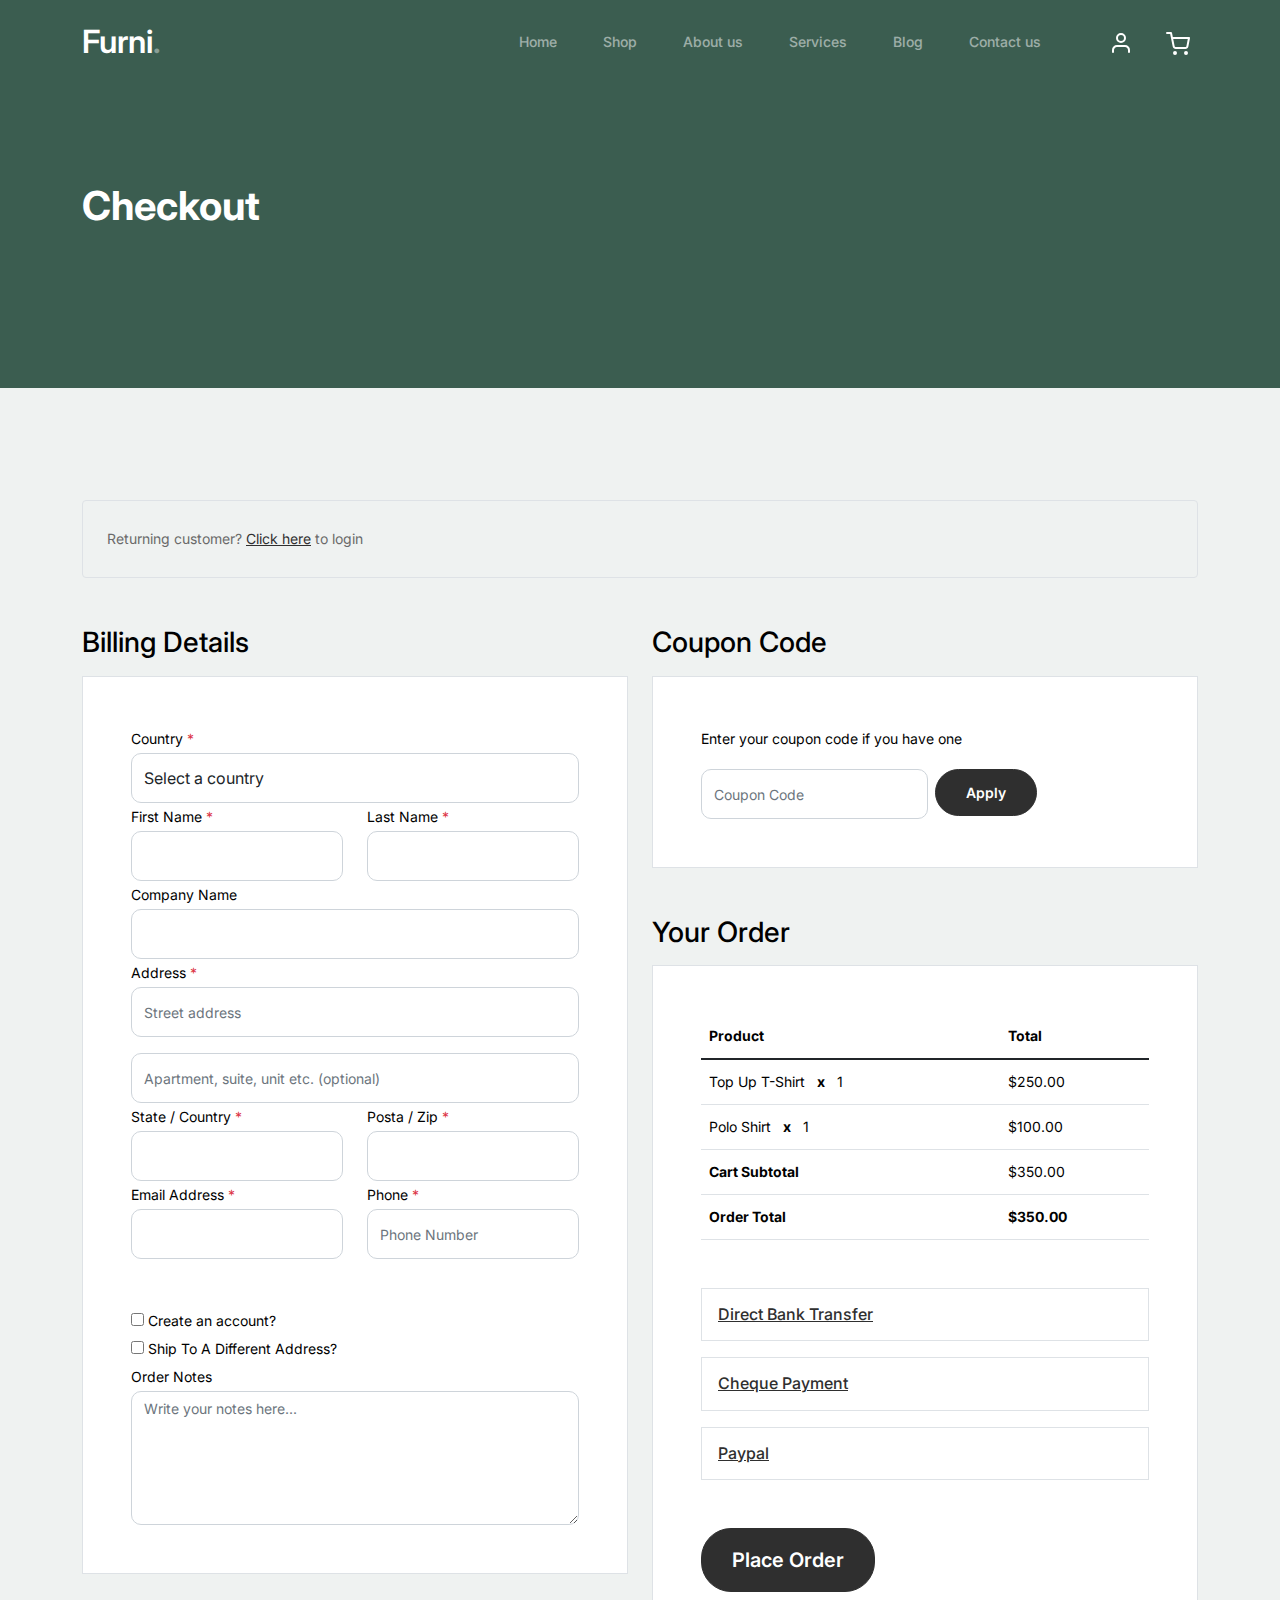
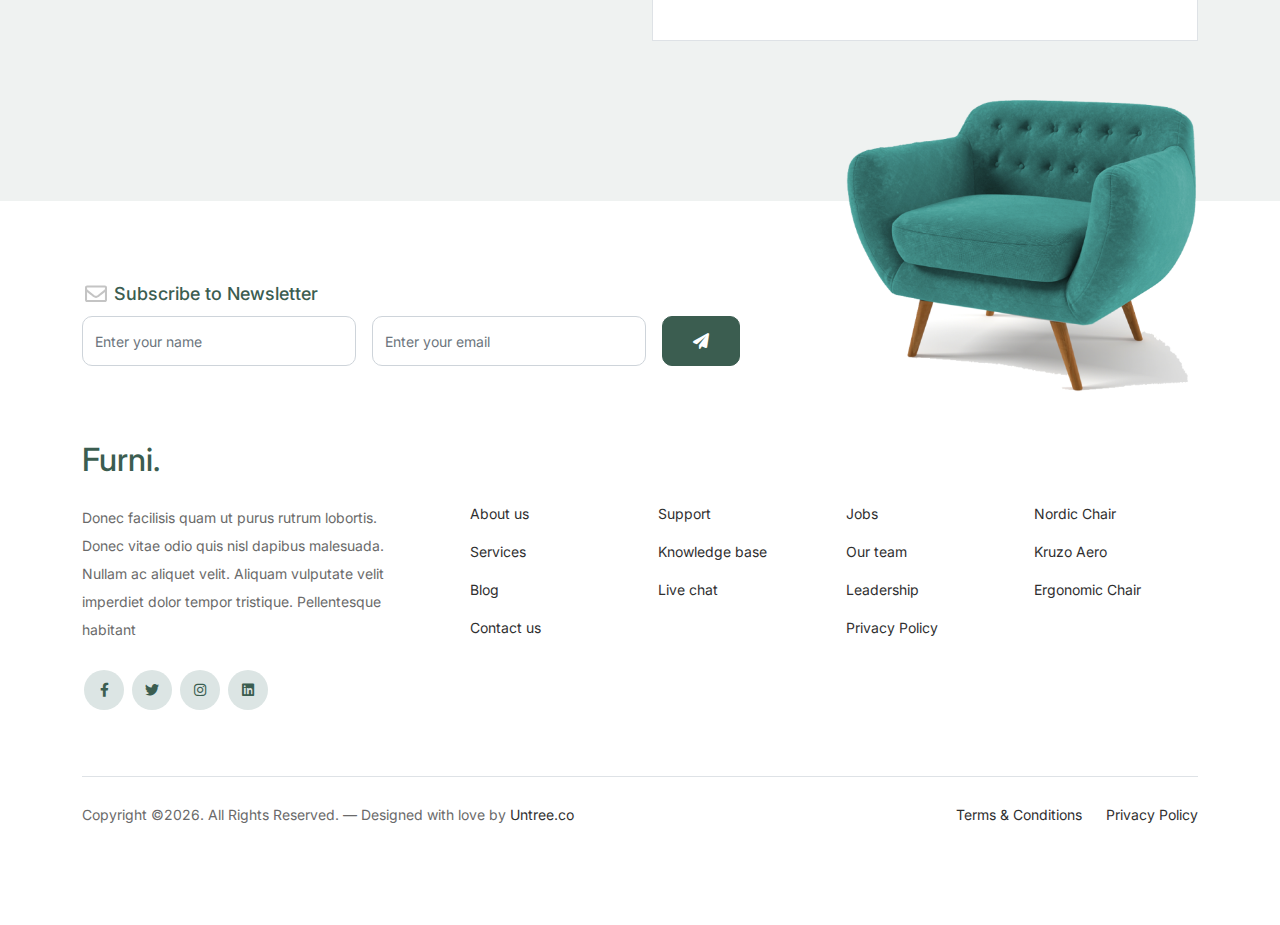
<file: checkout.html>
<!-- /*
* Bootstrap 5
* Template Name: Furni
* Template Author: Untree.co
* Template URI: https://untree.co/
* License: https://creativecommons.org/licenses/by/3.0/
*/ -->
<!doctype html>
<html lang="en">
<head>
  <meta charset="utf-8">
  <meta name="viewport" content="width=device-width, initial-scale=1, shrink-to-fit=no">
  <meta name="author" content="Untree.co">
  <link rel="shortcut icon" href="favicon.png">

  <meta name="description" content="" />
  <meta name="keywords" content="bootstrap, bootstrap4" />

		<!-- Bootstrap CSS -->
		<link href="css/bootstrap.min.css" rel="stylesheet">
		<link href="https://cdnjs.cloudflare.com/ajax/libs/font-awesome/6.0.0-beta3/css/all.min.css" rel="stylesheet">
		<link href="css/tiny-slider.css" rel="stylesheet">
		<link href="css/style.css" rel="stylesheet">
		<title>Furni Free Bootstrap 5 Template for Furniture and Interior Design Websites by Untree.co </title>
	</head>

	<body>

		<!-- Start Header/Navigation -->
		<nav class="custom-navbar navbar navbar navbar-expand-md navbar-dark bg-dark" arial-label="Furni navigation bar">

			<div class="container">
				<a class="navbar-brand" href="index.html">Furni<span>.</span></a>

				<button class="navbar-toggler" type="button" data-bs-toggle="collapse" data-bs-target="#navbarsFurni" aria-controls="navbarsFurni" aria-expanded="false" aria-label="Toggle navigation">
					<span class="navbar-toggler-icon"></span>
				</button>

				<div class="collapse navbar-collapse" id="navbarsFurni">
					<ul class="custom-navbar-nav navbar-nav ms-auto mb-2 mb-md-0">
						<li class="nav-item ">
							<a class="nav-link" href="index.html">Home</a>
						</li>
						<li><a class="nav-link" href="shop.html">Shop</a></li>
						<li><a class="nav-link" href="about.html">About us</a></li>
						<li><a class="nav-link" href="services.html">Services</a></li>
						<li><a class="nav-link" href="blog.html">Blog</a></li>
						<li><a class="nav-link" href="contact.html">Contact us</a></li>
					</ul>

					<ul class="custom-navbar-cta navbar-nav mb-2 mb-md-0 ms-5">
						<li><a class="nav-link" href="#"><img src="images/user.svg"></a></li>
						<li><a class="nav-link" href="cart.html"><img src="images/cart.svg"></a></li>
					</ul>
				</div>
			</div>
				
		</nav>
		<!-- End Header/Navigation -->

		<!-- Start Hero Section -->
			<div class="hero">
				<div class="container">
					<div class="row justify-content-between">
						<div class="col-lg-5">
							<div class="intro-excerpt">
								<h1>Checkout</h1>
							</div>
						</div>
						<div class="col-lg-7">
							
						</div>
					</div>
				</div>
			</div>
		<!-- End Hero Section -->

		<div class="untree_co-section">
		    <div class="container">
		      <div class="row mb-5">
		        <div class="col-md-12">
		          <div class="border p-4 rounded" role="alert">
		            Returning customer? <a href="#">Click here</a> to login
		          </div>
		        </div>
		      </div>
		      <div class="row">
		        <div class="col-md-6 mb-5 mb-md-0">
		          <h2 class="h3 mb-3 text-black">Billing Details</h2>
		          <div class="p-3 p-lg-5 border bg-white">
		            <div class="form-group">
		              <label for="c_country" class="text-black">Country <span class="text-danger">*</span></label>
		              <select id="c_country" class="form-control">
		                <option value="1">Select a country</option>    
		                <option value="2">bangladesh</option>    
		                <option value="3">Algeria</option>    
		                <option value="4">Afghanistan</option>    
		                <option value="5">Ghana</option>    
		                <option value="6">Albania</option>    
		                <option value="7">Bahrain</option>    
		                <option value="8">Colombia</option>    
		                <option value="9">Dominican Republic</option>    
		              </select>
		            </div>
		            <div class="form-group row">
		              <div class="col-md-6">
		                <label for="c_fname" class="text-black">First Name <span class="text-danger">*</span></label>
		                <input type="text" class="form-control" id="c_fname" name="c_fname">
		              </div>
		              <div class="col-md-6">
		                <label for="c_lname" class="text-black">Last Name <span class="text-danger">*</span></label>
		                <input type="text" class="form-control" id="c_lname" name="c_lname">
		              </div>
		            </div>

		            <div class="form-group row">
		              <div class="col-md-12">
		                <label for="c_companyname" class="text-black">Company Name </label>
		                <input type="text" class="form-control" id="c_companyname" name="c_companyname">
		              </div>
		            </div>

		            <div class="form-group row">
		              <div class="col-md-12">
		                <label for="c_address" class="text-black">Address <span class="text-danger">*</span></label>
		                <input type="text" class="form-control" id="c_address" name="c_address" placeholder="Street address">
		              </div>
		            </div>

		            <div class="form-group mt-3">
		              <input type="text" class="form-control" placeholder="Apartment, suite, unit etc. (optional)">
		            </div>

		            <div class="form-group row">
		              <div class="col-md-6">
		                <label for="c_state_country" class="text-black">State / Country <span class="text-danger">*</span></label>
		                <input type="text" class="form-control" id="c_state_country" name="c_state_country">
		              </div>
		              <div class="col-md-6">
		                <label for="c_postal_zip" class="text-black">Posta / Zip <span class="text-danger">*</span></label>
		                <input type="text" class="form-control" id="c_postal_zip" name="c_postal_zip">
		              </div>
		            </div>

		            <div class="form-group row mb-5">
		              <div class="col-md-6">
		                <label for="c_email_address" class="text-black">Email Address <span class="text-danger">*</span></label>
		                <input type="text" class="form-control" id="c_email_address" name="c_email_address">
		              </div>
		              <div class="col-md-6">
		                <label for="c_phone" class="text-black">Phone <span class="text-danger">*</span></label>
		                <input type="text" class="form-control" id="c_phone" name="c_phone" placeholder="Phone Number">
		              </div>
		            </div>

		            <div class="form-group">
		              <label for="c_create_account" class="text-black" data-bs-toggle="collapse" href="#create_an_account" role="button" aria-expanded="false" aria-controls="create_an_account"><input type="checkbox" value="1" id="c_create_account"> Create an account?</label>
		              <div class="collapse" id="create_an_account">
		                <div class="py-2 mb-4">
		                  <p class="mb-3">Create an account by entering the information below. If you are a returning customer please login at the top of the page.</p>
		                  <div class="form-group">
		                    <label for="c_account_password" class="text-black">Account Password</label>
		                    <input type="email" class="form-control" id="c_account_password" name="c_account_password" placeholder="">
		                  </div>
		                </div>
		              </div>
		            </div>


		            <div class="form-group">
		              <label for="c_ship_different_address" class="text-black" data-bs-toggle="collapse" href="#ship_different_address" role="button" aria-expanded="false" aria-controls="ship_different_address"><input type="checkbox" value="1" id="c_ship_different_address"> Ship To A Different Address?</label>
		              <div class="collapse" id="ship_different_address">
		                <div class="py-2">

		                  <div class="form-group">
		                    <label for="c_diff_country" class="text-black">Country <span class="text-danger">*</span></label>
		                    <select id="c_diff_country" class="form-control">
		                      <option value="1">Select a country</option>    
		                      <option value="2">bangladesh</option>    
		                      <option value="3">Algeria</option>    
		                      <option value="4">Afghanistan</option>    
		                      <option value="5">Ghana</option>    
		                      <option value="6">Albania</option>    
		                      <option value="7">Bahrain</option>    
		                      <option value="8">Colombia</option>    
		                      <option value="9">Dominican Republic</option>    
		                    </select>
		                  </div>


		                  <div class="form-group row">
		                    <div class="col-md-6">
		                      <label for="c_diff_fname" class="text-black">First Name <span class="text-danger">*</span></label>
		                      <input type="text" class="form-control" id="c_diff_fname" name="c_diff_fname">
		                    </div>
		                    <div class="col-md-6">
		                      <label for="c_diff_lname" class="text-black">Last Name <span class="text-danger">*</span></label>
		                      <input type="text" class="form-control" id="c_diff_lname" name="c_diff_lname">
		                    </div>
		                  </div>

		                  <div class="form-group row">
		                    <div class="col-md-12">
		                      <label for="c_diff_companyname" class="text-black">Company Name </label>
		                      <input type="text" class="form-control" id="c_diff_companyname" name="c_diff_companyname">
		                    </div>
		                  </div>

		                  <div class="form-group row  mb-3">
		                    <div class="col-md-12">
		                      <label for="c_diff_address" class="text-black">Address <span class="text-danger">*</span></label>
		                      <input type="text" class="form-control" id="c_diff_address" name="c_diff_address" placeholder="Street address">
		                    </div>
		                  </div>

		                  <div class="form-group">
		                    <input type="text" class="form-control" placeholder="Apartment, suite, unit etc. (optional)">
		                  </div>

		                  <div class="form-group row">
		                    <div class="col-md-6">
		                      <label for="c_diff_state_country" class="text-black">State / Country <span class="text-danger">*</span></label>
		                      <input type="text" class="form-control" id="c_diff_state_country" name="c_diff_state_country">
		                    </div>
		                    <div class="col-md-6">
		                      <label for="c_diff_postal_zip" class="text-black">Posta / Zip <span class="text-danger">*</span></label>
		                      <input type="text" class="form-control" id="c_diff_postal_zip" name="c_diff_postal_zip">
		                    </div>
		                  </div>

		                  <div class="form-group row mb-5">
		                    <div class="col-md-6">
		                      <label for="c_diff_email_address" class="text-black">Email Address <span class="text-danger">*</span></label>
		                      <input type="text" class="form-control" id="c_diff_email_address" name="c_diff_email_address">
		                    </div>
		                    <div class="col-md-6">
		                      <label for="c_diff_phone" class="text-black">Phone <span class="text-danger">*</span></label>
		                      <input type="text" class="form-control" id="c_diff_phone" name="c_diff_phone" placeholder="Phone Number">
		                    </div>
		                  </div>

		                </div>

		              </div>
		            </div>

		            <div class="form-group">
		              <label for="c_order_notes" class="text-black">Order Notes</label>
		              <textarea name="c_order_notes" id="c_order_notes" cols="30" rows="5" class="form-control" placeholder="Write your notes here..."></textarea>
		            </div>

		          </div>
		        </div>
		        <div class="col-md-6">

		          <div class="row mb-5">
		            <div class="col-md-12">
		              <h2 class="h3 mb-3 text-black">Coupon Code</h2>
		              <div class="p-3 p-lg-5 border bg-white">

		                <label for="c_code" class="text-black mb-3">Enter your coupon code if you have one</label>
		                <div class="input-group w-75 couponcode-wrap">
		                  <input type="text" class="form-control me-2" id="c_code" placeholder="Coupon Code" aria-label="Coupon Code" aria-describedby="button-addon2">
		                  <div class="input-group-append">
		                    <button class="btn btn-black btn-sm" type="button" id="button-addon2">Apply</button>
		                  </div>
		                </div>

		              </div>
		            </div>
		          </div>

		          <div class="row mb-5">
		            <div class="col-md-12">
		              <h2 class="h3 mb-3 text-black">Your Order</h2>
		              <div class="p-3 p-lg-5 border bg-white">
		                <table class="table site-block-order-table mb-5">
		                  <thead>
		                    <th>Product</th>
		                    <th>Total</th>
		                  </thead>
		                  <tbody>
		                    <tr>
		                      <td>Top Up T-Shirt <strong class="mx-2">x</strong> 1</td>
		                      <td>$250.00</td>
		                    </tr>
		                    <tr>
		                      <td>Polo Shirt <strong class="mx-2">x</strong>   1</td>
		                      <td>$100.00</td>
		                    </tr>
		                    <tr>
		                      <td class="text-black font-weight-bold"><strong>Cart Subtotal</strong></td>
		                      <td class="text-black">$350.00</td>
		                    </tr>
		                    <tr>
		                      <td class="text-black font-weight-bold"><strong>Order Total</strong></td>
		                      <td class="text-black font-weight-bold"><strong>$350.00</strong></td>
		                    </tr>
		                  </tbody>
		                </table>

		                <div class="border p-3 mb-3">
		                  <h3 class="h6 mb-0"><a class="d-block" data-bs-toggle="collapse" href="#collapsebank" role="button" aria-expanded="false" aria-controls="collapsebank">Direct Bank Transfer</a></h3>

		                  <div class="collapse" id="collapsebank">
		                    <div class="py-2">
		                      <p class="mb-0">Make your payment directly into our bank account. Please use your Order ID as the payment reference. Your order won’t be shipped until the funds have cleared in our account.</p>
		                    </div>
		                  </div>
		                </div>

		                <div class="border p-3 mb-3">
		                  <h3 class="h6 mb-0"><a class="d-block" data-bs-toggle="collapse" href="#collapsecheque" role="button" aria-expanded="false" aria-controls="collapsecheque">Cheque Payment</a></h3>

		                  <div class="collapse" id="collapsecheque">
		                    <div class="py-2">
		                      <p class="mb-0">Make your payment directly into our bank account. Please use your Order ID as the payment reference. Your order won’t be shipped until the funds have cleared in our account.</p>
		                    </div>
		                  </div>
		                </div>

		                <div class="border p-3 mb-5">
		                  <h3 class="h6 mb-0"><a class="d-block" data-bs-toggle="collapse" href="#collapsepaypal" role="button" aria-expanded="false" aria-controls="collapsepaypal">Paypal</a></h3>

		                  <div class="collapse" id="collapsepaypal">
		                    <div class="py-2">
		                      <p class="mb-0">Make your payment directly into our bank account. Please use your Order ID as the payment reference. Your order won’t be shipped until the funds have cleared in our account.</p>
		                    </div>
		                  </div>
		                </div>

		                <div class="form-group">
		                  <button class="btn btn-black btn-lg py-3 btn-block" onclick="window.location='thankyou.html'">Place Order</button>
		                </div>

		              </div>
		            </div>
		          </div>

		        </div>
		      </div>
		      <!-- </form> -->
		    </div>
		  </div>

		<!-- Start Footer Section -->
		<footer class="footer-section">
			<div class="container relative">

				<div class="sofa-img">
					<img src="images/sofa.png" alt="Image" class="img-fluid">
				</div>

				<div class="row">
					<div class="col-lg-8">
						<div class="subscription-form">
							<h3 class="d-flex align-items-center"><span class="me-1"><img src="images/envelope-outline.svg" alt="Image" class="img-fluid"></span><span>Subscribe to Newsletter</span></h3>

							<form action="#" class="row g-3">
								<div class="col-auto">
									<input type="text" class="form-control" placeholder="Enter your name">
								</div>
								<div class="col-auto">
									<input type="email" class="form-control" placeholder="Enter your email">
								</div>
								<div class="col-auto">
									<button class="btn btn-primary">
										<span class="fa fa-paper-plane"></span>
									</button>
								</div>
							</form>

						</div>
					</div>
				</div>

				<div class="row g-5 mb-5">
					<div class="col-lg-4">
						<div class="mb-4 footer-logo-wrap"><a href="#" class="footer-logo">Furni<span>.</span></a></div>
						<p class="mb-4">Donec facilisis quam ut purus rutrum lobortis. Donec vitae odio quis nisl dapibus malesuada. Nullam ac aliquet velit. Aliquam vulputate velit imperdiet dolor tempor tristique. Pellentesque habitant</p>

						<ul class="list-unstyled custom-social">
							<li><a href="#"><span class="fa fa-brands fa-facebook-f"></span></a></li>
							<li><a href="#"><span class="fa fa-brands fa-twitter"></span></a></li>
							<li><a href="#"><span class="fa fa-brands fa-instagram"></span></a></li>
							<li><a href="#"><span class="fa fa-brands fa-linkedin"></span></a></li>
						</ul>
					</div>

					<div class="col-lg-8">
						<div class="row links-wrap">
							<div class="col-6 col-sm-6 col-md-3">
								<ul class="list-unstyled">
									<li><a href="#">About us</a></li>
									<li><a href="#">Services</a></li>
									<li><a href="#">Blog</a></li>
									<li><a href="#">Contact us</a></li>
								</ul>
							</div>

							<div class="col-6 col-sm-6 col-md-3">
								<ul class="list-unstyled">
									<li><a href="#">Support</a></li>
									<li><a href="#">Knowledge base</a></li>
									<li><a href="#">Live chat</a></li>
								</ul>
							</div>

							<div class="col-6 col-sm-6 col-md-3">
								<ul class="list-unstyled">
									<li><a href="#">Jobs</a></li>
									<li><a href="#">Our team</a></li>
									<li><a href="#">Leadership</a></li>
									<li><a href="#">Privacy Policy</a></li>
								</ul>
							</div>

							<div class="col-6 col-sm-6 col-md-3">
								<ul class="list-unstyled">
									<li><a href="#">Nordic Chair</a></li>
									<li><a href="#">Kruzo Aero</a></li>
									<li><a href="#">Ergonomic Chair</a></li>
								</ul>
							</div>
						</div>
					</div>

				</div>

				<div class="border-top copyright">
					<div class="row pt-4">
						<div class="col-lg-6">
							<p class="mb-2 text-center text-lg-start">Copyright &copy;<script>document.write(new Date().getFullYear());</script>. All Rights Reserved. &mdash; Designed with love by <a href="https://untree.co">Untree.co</a> <!-- License information: https://untree.co/license/ -->
            </p>
						</div>

						<div class="col-lg-6 text-center text-lg-end">
							<ul class="list-unstyled d-inline-flex ms-auto">
								<li class="me-4"><a href="#">Terms &amp; Conditions</a></li>
								<li><a href="#">Privacy Policy</a></li>
							</ul>
						</div>

					</div>
				</div>

			</div>
		</footer>
		<!-- End Footer Section -->	


		<script src="js/bootstrap.bundle.min.js"></script>
		<script src="js/tiny-slider.js"></script>
		<script src="js/custom.js"></script>
	</body>

</html>
</file>
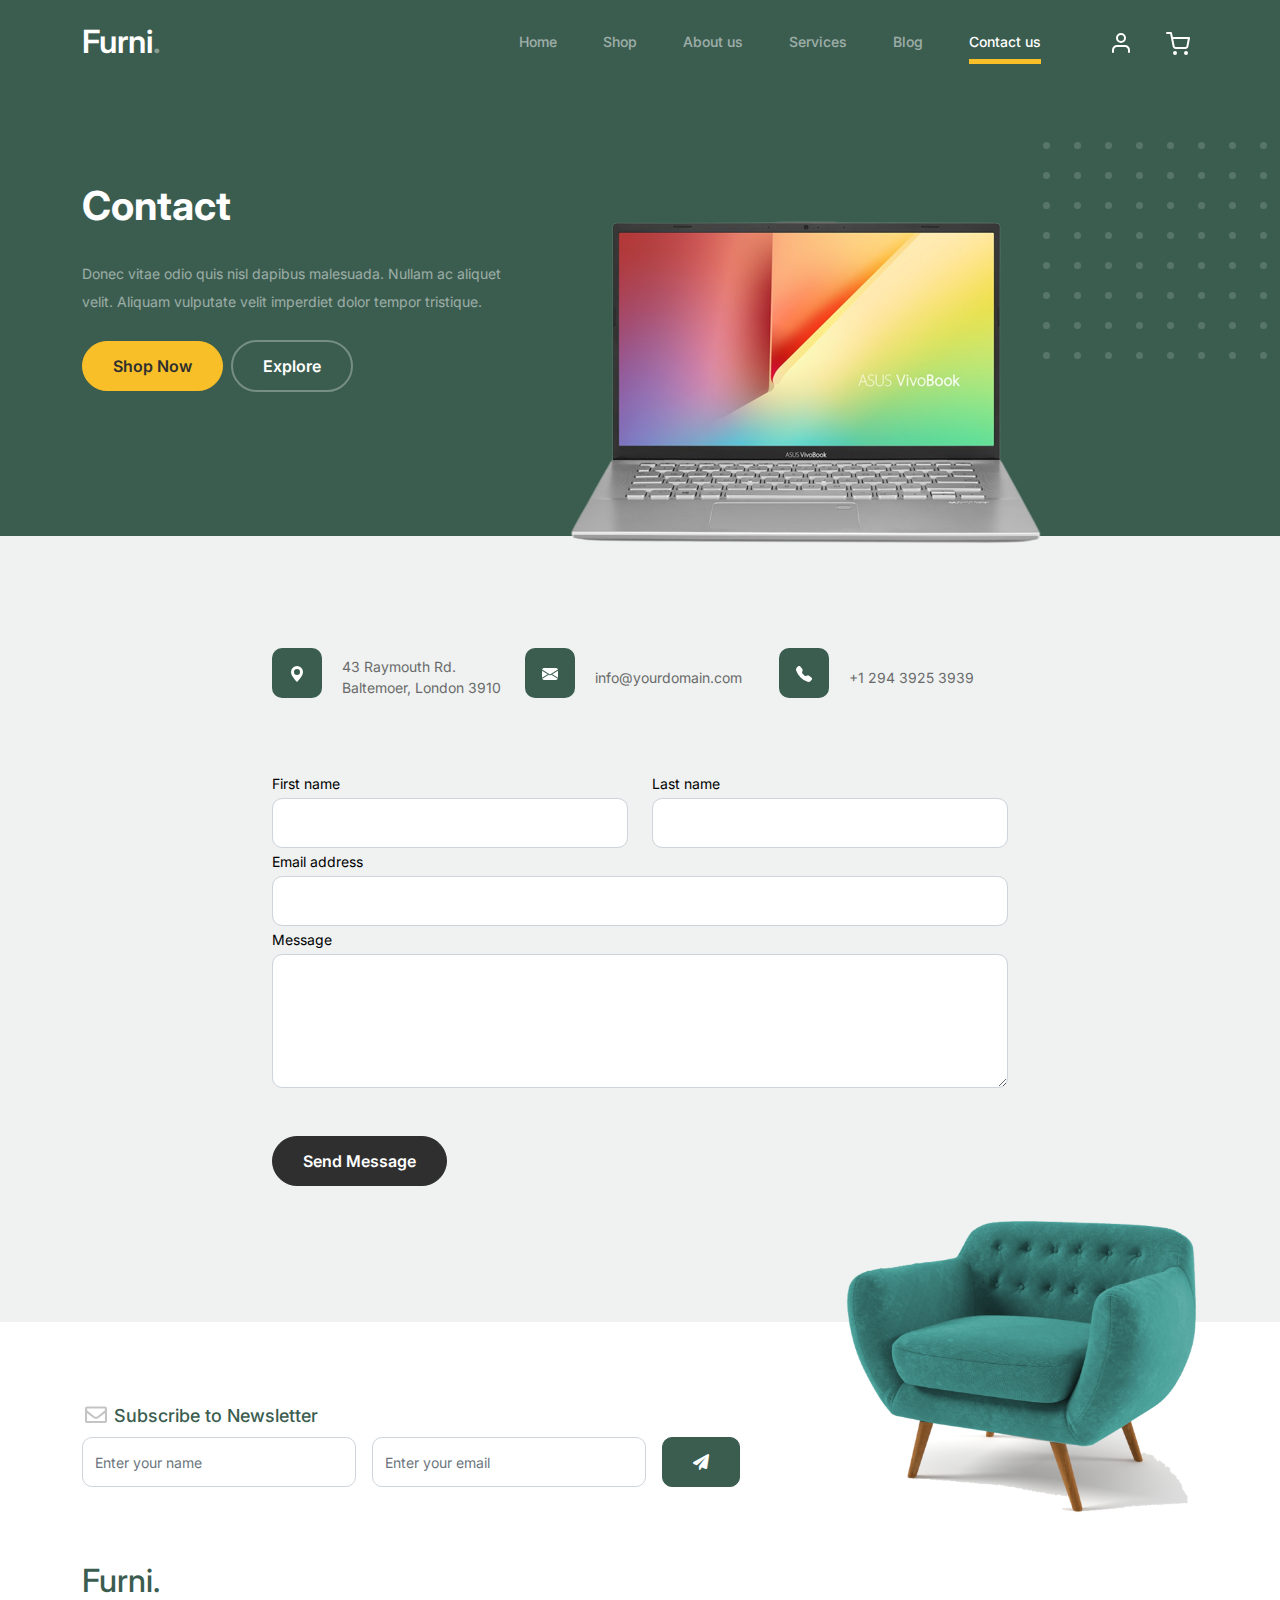
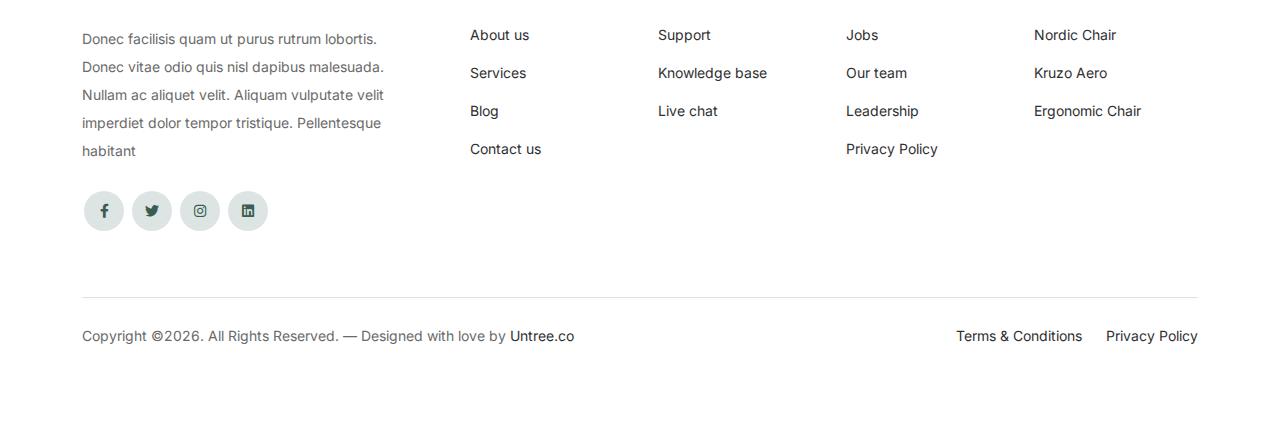
<file: contact.html>
<!-- /*
* Bootstrap 5
* Template Name: Furni
* Template Author: Untree.co
* Template URI: https://untree.co/
* License: https://creativecommons.org/licenses/by/3.0/
*/ -->
<!doctype html>
<html lang="en">
<head>
  <meta charset="utf-8">
  <meta name="viewport" content="width=device-width, initial-scale=1, shrink-to-fit=no">
  <meta name="author" content="Untree.co">
  <link rel="shortcut icon" href="favicon.png">

  <meta name="description" content="" />
  <meta name="keywords" content="bootstrap, bootstrap4" />

		<!-- Bootstrap CSS -->
		<link href="css/bootstrap.min.css" rel="stylesheet">
		<link href="https://cdnjs.cloudflare.com/ajax/libs/font-awesome/6.0.0-beta3/css/all.min.css" rel="stylesheet">
		<link href="css/tiny-slider.css" rel="stylesheet">
		<link href="css/style.css" rel="stylesheet">
		<title>Furni Free Bootstrap 5 Template for Furniture and Interior Design Websites by Untree.co </title>
	</head>

	<body>

		<!-- Start Header/Navigation -->
		<nav class="custom-navbar navbar navbar navbar-expand-md navbar-dark bg-dark" arial-label="Furni navigation bar">

			<div class="container">
				<a class="navbar-brand" href="index.html">Furni<span>.</span></a>

				<button class="navbar-toggler" type="button" data-bs-toggle="collapse" data-bs-target="#navbarsFurni" aria-controls="navbarsFurni" aria-expanded="false" aria-label="Toggle navigation">
					<span class="navbar-toggler-icon"></span>
				</button>

				<div class="collapse navbar-collapse" id="navbarsFurni">
					<ul class="custom-navbar-nav navbar-nav ms-auto mb-2 mb-md-0">
						<li class="nav-item">
							<a class="nav-link" href="index.html">Home</a>
						</li>
						<li><a class="nav-link" href="shop.html">Shop</a></li>
						<li><a class="nav-link" href="about.html">About us</a></li>
						<li><a class="nav-link" href="services.html">Services</a></li>
						<li><a class="nav-link" href="blog.html">Blog</a></li>
						<li class="active"><a class="nav-link" href="contact.html">Contact us</a></li>
					</ul>

					<ul class="custom-navbar-cta navbar-nav mb-2 mb-md-0 ms-5">
						<li><a class="nav-link" href="#"><img src="images/user.svg"></a></li>
						<li><a class="nav-link" href="cart.html"><img src="images/cart.svg"></a></li>
					</ul>
				</div>
			</div>
				
		</nav>
		<!-- End Header/Navigation -->

		<!-- Start Hero Section -->
			<div class="hero">
				<div class="container">
					<div class="row justify-content-between">
						<div class="col-lg-5">
							<div class="intro-excerpt">
								<h1>Contact</h1>
								<p class="mb-4">Donec vitae odio quis nisl dapibus malesuada. Nullam ac aliquet velit. Aliquam vulputate velit imperdiet dolor tempor tristique.</p>
								<p><a href="" class="btn btn-secondary me-2">Shop Now</a><a href="#" class="btn btn-white-outline">Explore</a></p>
							</div>
						</div>
						<div class="col-lg-7">
							<div class="hero-img-wrap">
								<img src="images/_leptop-removebg-preview.png" class="img-fluid">
							</div>
						</div>
					</div>
				</div>
			</div>
		<!-- End Hero Section -->

		
		<!-- Start Contact Form -->
		<div class="untree_co-section">
      <div class="container">

        <div class="block">
          <div class="row justify-content-center">


            <div class="col-md-8 col-lg-8 pb-4">


              <div class="row mb-5">
                <div class="col-lg-4">
                  <div  class="service no-shadow align-items-center link horizontal d-flex active" data-aos="fade-left" data-aos-delay="0">
                    <div class="service-icon color-1 mb-4">
                      <svg xmlns="http://www.w3.org/2000/svg" width="16" height="16" fill="currentColor" class="bi bi-geo-alt-fill" viewBox="0 0 16 16">
                        <path d="M8 16s6-5.686 6-10A6 6 0 0 0 2 6c0 4.314 6 10 6 10zm0-7a3 3 0 1 1 0-6 3 3 0 0 1 0 6z"/>
                      </svg>
                    </div> <!-- /.icon -->
                    <div class="service-contents">
                      <p>43 Raymouth Rd. Baltemoer, London 3910</p>
                    </div> <!-- /.service-contents-->
                  </div> <!-- /.service -->
                </div>

                <div class="col-lg-4">
                  <div  class="service no-shadow align-items-center link horizontal d-flex active" data-aos="fade-left" data-aos-delay="0">
                    <div class="service-icon color-1 mb-4">
                      <svg xmlns="http://www.w3.org/2000/svg" width="16" height="16" fill="currentColor" class="bi bi-envelope-fill" viewBox="0 0 16 16">
                        <path d="M.05 3.555A2 2 0 0 1 2 2h12a2 2 0 0 1 1.95 1.555L8 8.414.05 3.555zM0 4.697v7.104l5.803-3.558L0 4.697zM6.761 8.83l-6.57 4.027A2 2 0 0 0 2 14h12a2 2 0 0 0 1.808-1.144l-6.57-4.027L8 9.586l-1.239-.757zm3.436-.586L16 11.801V4.697l-5.803 3.546z"/>
                      </svg>
                    </div> <!-- /.icon -->
                    <div class="service-contents">
                      <p>info@yourdomain.com</p>
                    </div> <!-- /.service-contents-->
                  </div> <!-- /.service -->
                </div>

                <div class="col-lg-4">
                  <div  class="service no-shadow align-items-center link horizontal d-flex active" data-aos="fade-left" data-aos-delay="0">
                    <div class="service-icon color-1 mb-4">
                      <svg xmlns="http://www.w3.org/2000/svg" width="16" height="16" fill="currentColor" class="bi bi-telephone-fill" viewBox="0 0 16 16">
                        <path fill-rule="evenodd" d="M1.885.511a1.745 1.745 0 0 1 2.61.163L6.29 2.98c.329.423.445.974.315 1.494l-.547 2.19a.678.678 0 0 0 .178.643l2.457 2.457a.678.678 0 0 0 .644.178l2.189-.547a1.745 1.745 0 0 1 1.494.315l2.306 1.794c.829.645.905 1.87.163 2.611l-1.034 1.034c-.74.74-1.846 1.065-2.877.702a18.634 18.634 0 0 1-7.01-4.42 18.634 18.634 0 0 1-4.42-7.009c-.362-1.03-.037-2.137.703-2.877L1.885.511z"/>
                      </svg>
                    </div> <!-- /.icon -->
                    <div class="service-contents">
                      <p>+1 294 3925 3939</p>
                    </div> <!-- /.service-contents-->
                  </div> <!-- /.service -->
                </div>
              </div>

              <form>
                <div class="row">
                  <div class="col-6">
                    <div class="form-group">
                      <label class="text-black" for="fname">First name</label>
                      <input type="text" class="form-control" id="fname">
                    </div>
                  </div>
                  <div class="col-6">
                    <div class="form-group">
                      <label class="text-black" for="lname">Last name</label>
                      <input type="text" class="form-control" id="lname">
                    </div>
                  </div>
                </div>
                <div class="form-group">
                  <label class="text-black" for="email">Email address</label>
                  <input type="email" class="form-control" id="email">
                </div>

                <div class="form-group mb-5">
                  <label class="text-black" for="message">Message</label>
                  <textarea name="" class="form-control" id="message" cols="30" rows="5"></textarea>
                </div>

                <button type="submit" class="btn btn-primary-hover-outline">Send Message</button>
              </form>

            </div>

          </div>

        </div>

      </div>


    </div>
  </div>

  <!-- End Contact Form -->

		

		<!-- Start Footer Section -->
		<footer class="footer-section">
			<div class="container relative">

				<div class="sofa-img">
					<img src="images/sofa.png" alt="Image" class="img-fluid">
				</div>

				<div class="row">
					<div class="col-lg-8">
						<div class="subscription-form">
							<h3 class="d-flex align-items-center"><span class="me-1"><img src="images/envelope-outline.svg" alt="Image" class="img-fluid"></span><span>Subscribe to Newsletter</span></h3>

							<form action="#" class="row g-3">
								<div class="col-auto">
									<input type="text" class="form-control" placeholder="Enter your name">
								</div>
								<div class="col-auto">
									<input type="email" class="form-control" placeholder="Enter your email">
								</div>
								<div class="col-auto">
									<button class="btn btn-primary">
										<span class="fa fa-paper-plane"></span>
									</button>
								</div>
							</form>

						</div>
					</div>
				</div>

				<div class="row g-5 mb-5">
					<div class="col-lg-4">
						<div class="mb-4 footer-logo-wrap"><a href="#" class="footer-logo">Furni<span>.</span></a></div>
						<p class="mb-4">Donec facilisis quam ut purus rutrum lobortis. Donec vitae odio quis nisl dapibus malesuada. Nullam ac aliquet velit. Aliquam vulputate velit imperdiet dolor tempor tristique. Pellentesque habitant</p>

						<ul class="list-unstyled custom-social">
							<li><a href="#"><span class="fa fa-brands fa-facebook-f"></span></a></li>
							<li><a href="#"><span class="fa fa-brands fa-twitter"></span></a></li>
							<li><a href="#"><span class="fa fa-brands fa-instagram"></span></a></li>
							<li><a href="#"><span class="fa fa-brands fa-linkedin"></span></a></li>
						</ul>
					</div>

					<div class="col-lg-8">
						<div class="row links-wrap">
							<div class="col-6 col-sm-6 col-md-3">
								<ul class="list-unstyled">
									<li><a href="#">About us</a></li>
									<li><a href="#">Services</a></li>
									<li><a href="#">Blog</a></li>
									<li><a href="#">Contact us</a></li>
								</ul>
							</div>

							<div class="col-6 col-sm-6 col-md-3">
								<ul class="list-unstyled">
									<li><a href="#">Support</a></li>
									<li><a href="#">Knowledge base</a></li>
									<li><a href="#">Live chat</a></li>
								</ul>
							</div>

							<div class="col-6 col-sm-6 col-md-3">
								<ul class="list-unstyled">
									<li><a href="#">Jobs</a></li>
									<li><a href="#">Our team</a></li>
									<li><a href="#">Leadership</a></li>
									<li><a href="#">Privacy Policy</a></li>
								</ul>
							</div>

							<div class="col-6 col-sm-6 col-md-3">
								<ul class="list-unstyled">
									<li><a href="#">Nordic Chair</a></li>
									<li><a href="#">Kruzo Aero</a></li>
									<li><a href="#">Ergonomic Chair</a></li>
								</ul>
							</div>
						</div>
					</div>

				</div>

				<div class="border-top copyright">
					<div class="row pt-4">
						<div class="col-lg-6">
							<p class="mb-2 text-center text-lg-start">Copyright &copy;<script>document.write(new Date().getFullYear());</script>. All Rights Reserved. &mdash; Designed with love by <a href="https://untree.co">Untree.co</a> <!-- License information: https://untree.co/license/ -->
            </p>
						</div>

						<div class="col-lg-6 text-center text-lg-end">
							<ul class="list-unstyled d-inline-flex ms-auto">
								<li class="me-4"><a href="#">Terms &amp; Conditions</a></li>
								<li><a href="#">Privacy Policy</a></li>
							</ul>
						</div>

					</div>
				</div>

			</div>
		</footer>
		<!-- End Footer Section -->	


		<script src="js/bootstrap.bundle.min.js"></script>
		<script src="js/tiny-slider.js"></script>
		<script src="js/custom.js"></script>
	</body>

</html>
</file>
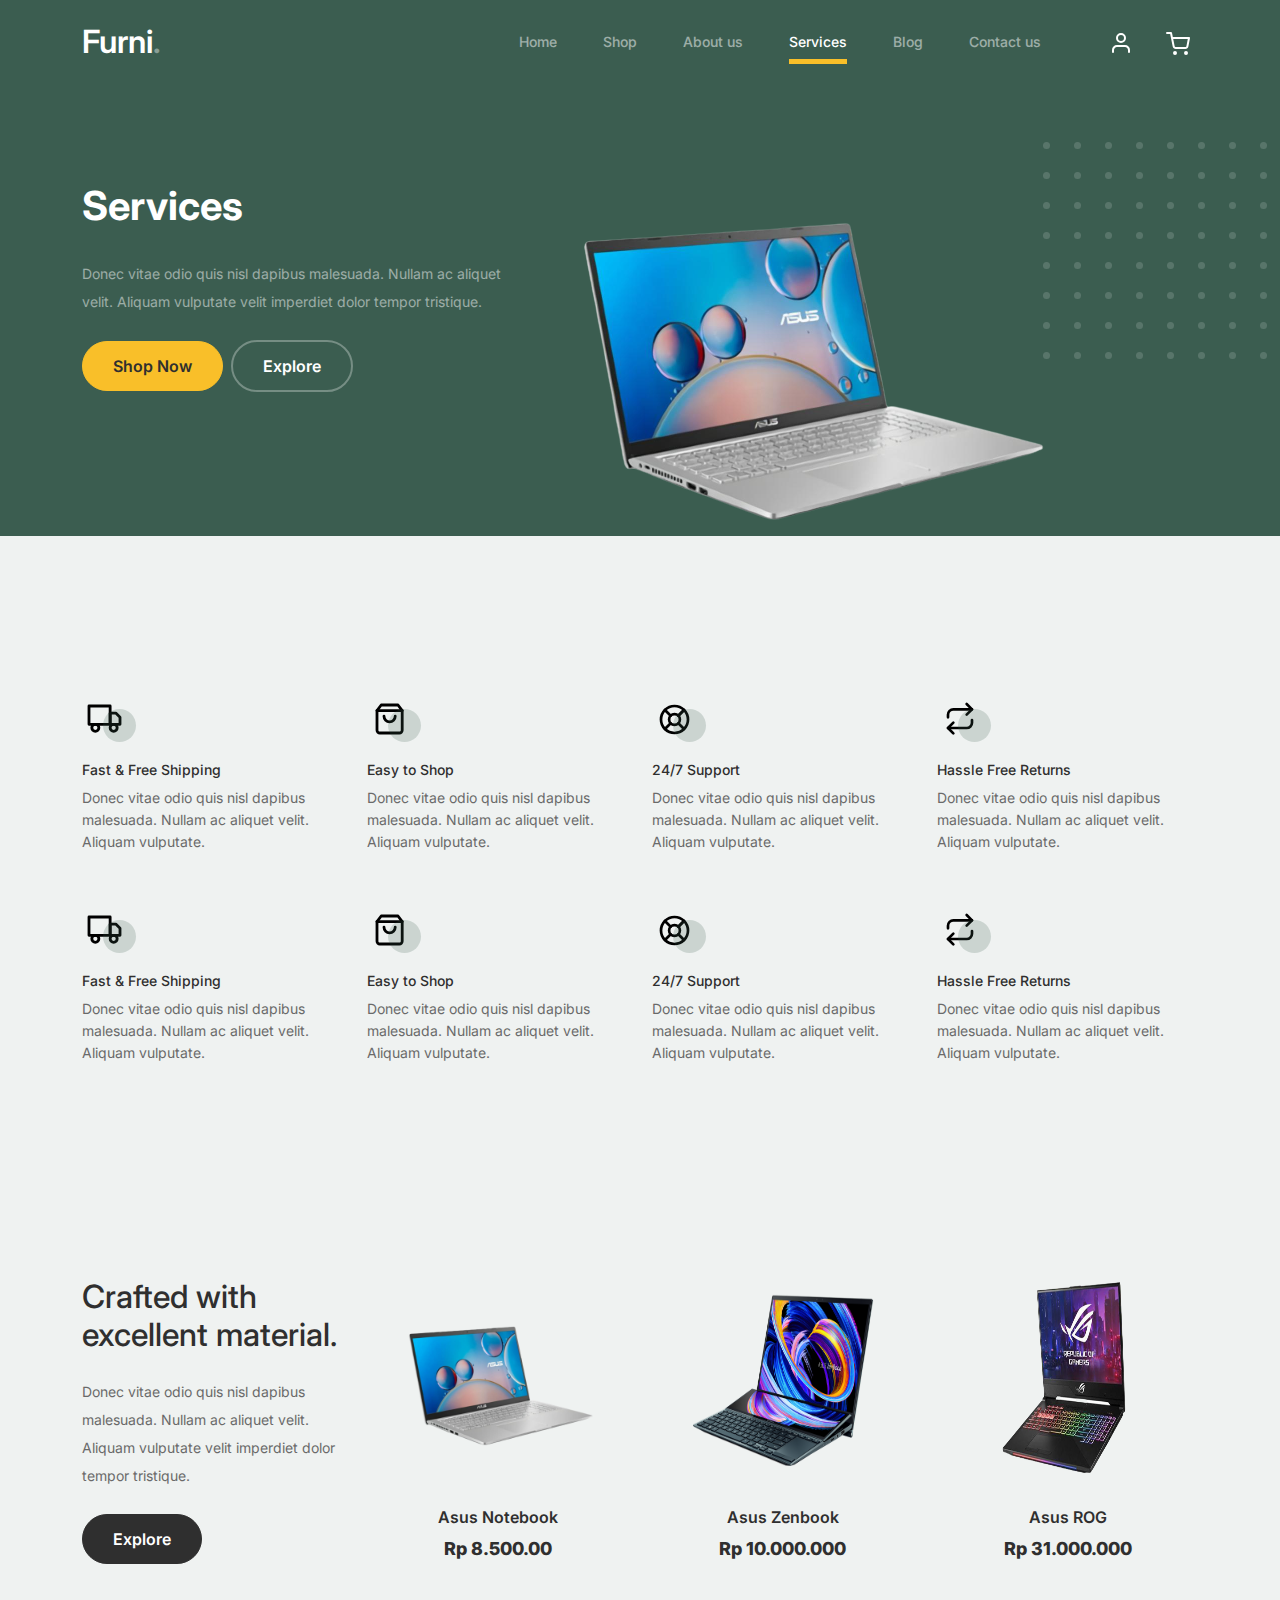
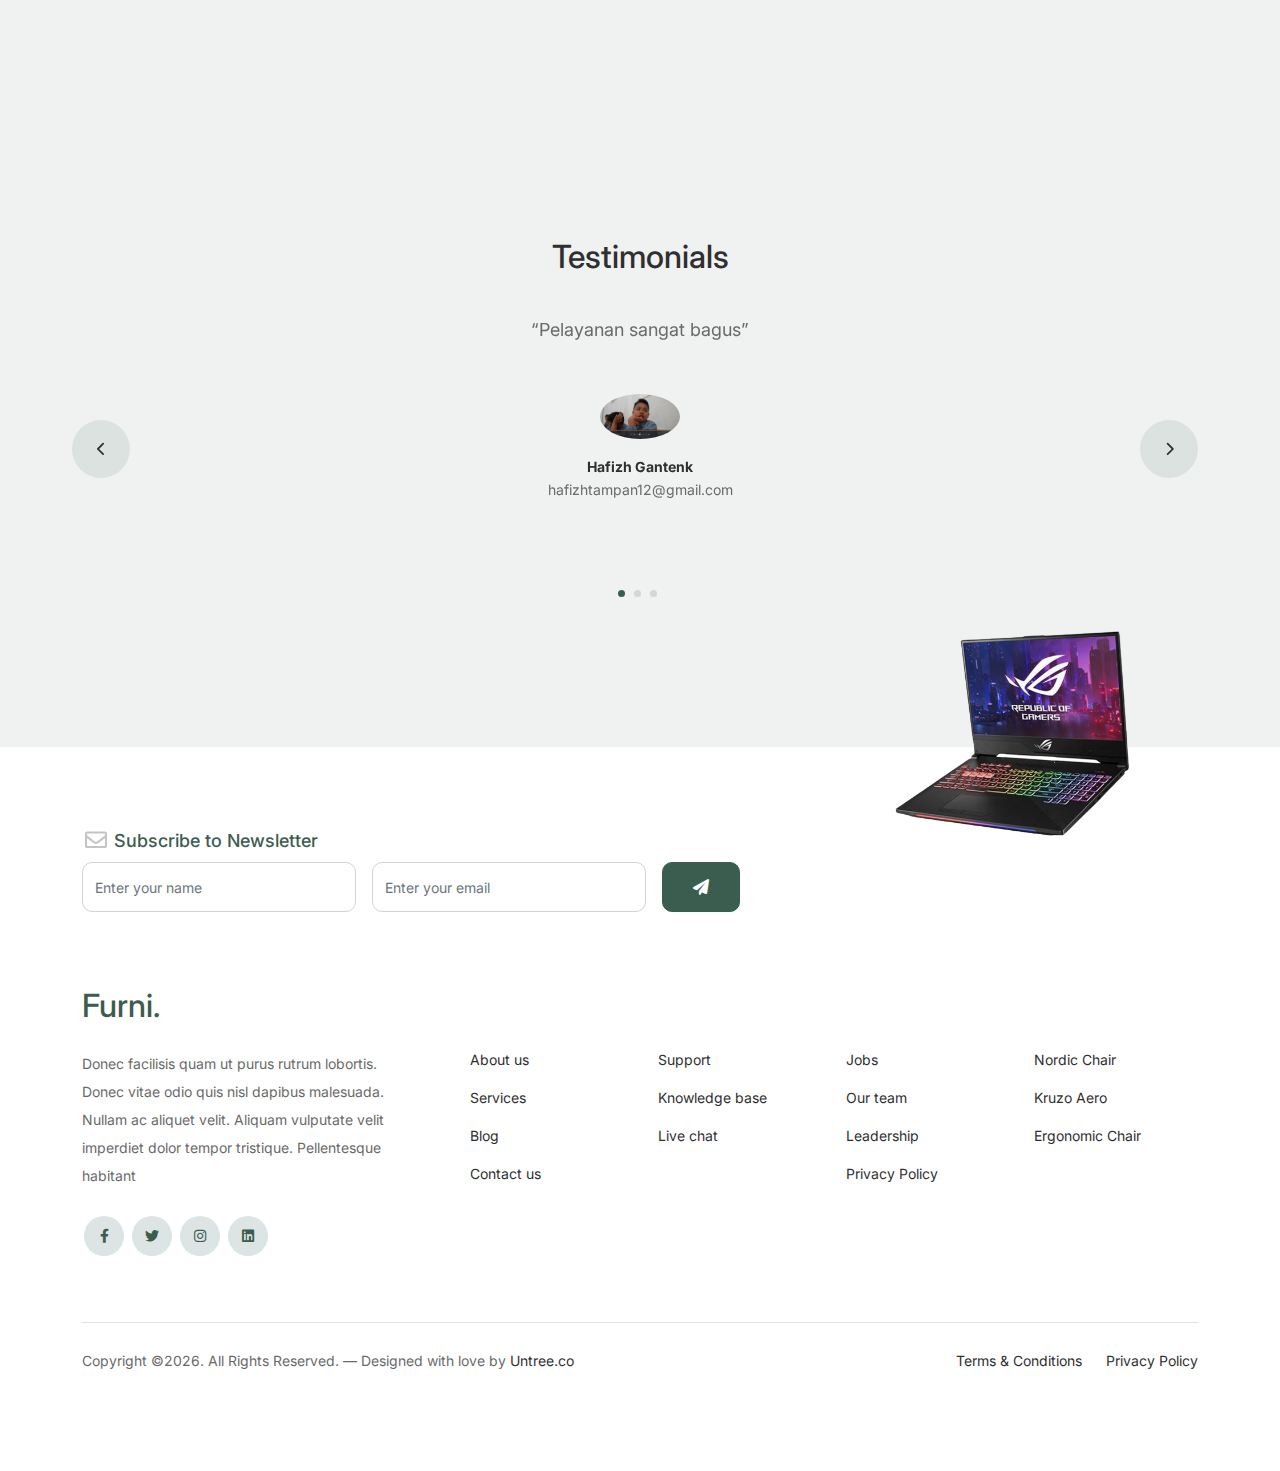
<file: services.html>
<!-- /*
* Bootstrap 5
* Template Name: Furni
* Template Author: Untree.co
* Template URI: https://untree.co/
* License: https://creativecommons.org/licenses/by/3.0/
*/ -->
<!doctype html>
<html lang="en">
<head>
  <meta charset="utf-8">
  <meta name="viewport" content="width=device-width, initial-scale=1, shrink-to-fit=no">
  <meta name="author" content="Untree.co">
  <link rel="shortcut icon" href="favicon.png">

  <meta name="description" content="" />
  <meta name="keywords" content="bootstrap, bootstrap4" />

		<!-- Bootstrap CSS -->
		<link href="css/bootstrap.min.css" rel="stylesheet">
		<link href="https://cdnjs.cloudflare.com/ajax/libs/font-awesome/6.0.0-beta3/css/all.min.css" rel="stylesheet">
		<link href="css/tiny-slider.css" rel="stylesheet">
		<link href="css/style.css" rel="stylesheet">
		<title>Furni Free Bootstrap 5 Template for Furniture and Interior Design Websites by Untree.co </title>
	</head>

	<body>

		<!-- Start Header/Navigation -->
		<nav class="custom-navbar navbar navbar navbar-expand-md navbar-dark bg-dark" arial-label="Furni navigation bar">

			<div class="container">
				<a class="navbar-brand" href="index.html">Furni<span>.</span></a>

				<button class="navbar-toggler" type="button" data-bs-toggle="collapse" data-bs-target="#navbarsFurni" aria-controls="navbarsFurni" aria-expanded="false" aria-label="Toggle navigation">
					<span class="navbar-toggler-icon"></span>
				</button>

				<div class="collapse navbar-collapse" id="navbarsFurni">
					<ul class="custom-navbar-nav navbar-nav ms-auto mb-2 mb-md-0">
						<li class="nav-item">
							<a class="nav-link" href="index.html">Home</a>
						</li>
						<li><a class="nav-link" href="shop.html">Shop</a></li>
						<li><a class="nav-link" href="about.html">About us</a></li>
						<li class="active"><a class="nav-link" href="services.html">Services</a></li>
						<li><a class="nav-link" href="blog.html">Blog</a></li>
						<li><a class="nav-link" href="contact.html">Contact us</a></li>
					</ul>

					<ul class="custom-navbar-cta navbar-nav mb-2 mb-md-0 ms-5">
						<li><a class="nav-link" href="#"><img src="images/user.svg"></a></li>
						<li><a class="nav-link" href="cart.html"><img src="images/cart.svg"></a></li>
					</ul>
				</div>
			</div>
				
		</nav>
		<!-- End Header/Navigation -->

		<!-- Start Hero Section -->
			<div class="hero">
				<div class="container">
					<div class="row justify-content-between">
						<div class="col-lg-5">
							<div class="intro-excerpt">
								<h1>Services</h1>
								<p class="mb-4">Donec vitae odio quis nisl dapibus malesuada. Nullam ac aliquet velit. Aliquam vulputate velit imperdiet dolor tempor tristique.</p>
								<p><a href="" class="btn btn-secondary me-2">Shop Now</a><a href="#" class="btn btn-white-outline">Explore</a></p>
							</div>
						</div>
						<div class="col-lg-7">
							<div class="hero-img-wrap">
								<img src="images/gezi-removebg-preview.png" class="img-fluid">
							</div>
						</div>
					</div>
				</div>
			</div>
		<!-- End Hero Section -->

		

		<!-- Start Why Choose Us Section -->
		<div class="why-choose-section">
			<div class="container">
				
				
				<div class="row my-5">
					<div class="col-6 col-md-6 col-lg-3 mb-4">
						<div class="feature">
							<div class="icon">
								<img src="images/truck.svg" alt="Image" class="imf-fluid">
							</div>
							<h3>Fast &amp; Free Shipping</h3>
							<p>Donec vitae odio quis nisl dapibus malesuada. Nullam ac aliquet velit. Aliquam vulputate.</p>
						</div>
					</div>

					<div class="col-6 col-md-6 col-lg-3 mb-4">
						<div class="feature">
							<div class="icon">
								<img src="images/bag.svg" alt="Image" class="imf-fluid">
							</div>
							<h3>Easy to Shop</h3>
							<p>Donec vitae odio quis nisl dapibus malesuada. Nullam ac aliquet velit. Aliquam vulputate.</p>
						</div>
					</div>

					<div class="col-6 col-md-6 col-lg-3 mb-4">
						<div class="feature">
							<div class="icon">
								<img src="images/support.svg" alt="Image" class="imf-fluid">
							</div>
							<h3>24/7 Support</h3>
							<p>Donec vitae odio quis nisl dapibus malesuada. Nullam ac aliquet velit. Aliquam vulputate.</p>
						</div>
					</div>

					<div class="col-6 col-md-6 col-lg-3 mb-4">
						<div class="feature">
							<div class="icon">
								<img src="images/return.svg" alt="Image" class="imf-fluid">
							</div>
							<h3>Hassle Free Returns</h3>
							<p>Donec vitae odio quis nisl dapibus malesuada. Nullam ac aliquet velit. Aliquam vulputate.</p>
						</div>
					</div>

					<div class="col-6 col-md-6 col-lg-3 mb-4">
						<div class="feature">
							<div class="icon">
								<img src="images/truck.svg" alt="Image" class="imf-fluid">
							</div>
							<h3>Fast &amp; Free Shipping</h3>
							<p>Donec vitae odio quis nisl dapibus malesuada. Nullam ac aliquet velit. Aliquam vulputate.</p>
						</div>
					</div>

					<div class="col-6 col-md-6 col-lg-3 mb-4">
						<div class="feature">
							<div class="icon">
								<img src="images/bag.svg" alt="Image" class="imf-fluid">
							</div>
							<h3>Easy to Shop</h3>
							<p>Donec vitae odio quis nisl dapibus malesuada. Nullam ac aliquet velit. Aliquam vulputate.</p>
						</div>
					</div>

					<div class="col-6 col-md-6 col-lg-3 mb-4">
						<div class="feature">
							<div class="icon">
								<img src="images/support.svg" alt="Image" class="imf-fluid">
							</div>
							<h3>24/7 Support</h3>
							<p>Donec vitae odio quis nisl dapibus malesuada. Nullam ac aliquet velit. Aliquam vulputate.</p>
						</div>
					</div>

					<div class="col-6 col-md-6 col-lg-3 mb-4">
						<div class="feature">
							<div class="icon">
								<img src="images/return.svg" alt="Image" class="imf-fluid">
							</div>
							<h3>Hassle Free Returns</h3>
							<p>Donec vitae odio quis nisl dapibus malesuada. Nullam ac aliquet velit. Aliquam vulputate.</p>
						</div>
					</div>

				</div>
			
			</div>
		</div>
		<!-- End Why Choose Us Section -->

		<!-- Start Product Section -->
		<div class="product-section pt-0">
			<div class="container">
				<div class="row">

					<!-- Start Column 1 -->
					<div class="col-md-12 col-lg-3 mb-5 mb-lg-0">
						<h2 class="mb-4 section-title">Crafted with excellent material.</h2>
						<p class="mb-4">Donec vitae odio quis nisl dapibus malesuada. Nullam ac aliquet velit. Aliquam vulputate velit imperdiet dolor tempor tristique. </p>
						<p><a href="#" class="btn">Explore</a></p>
					</div> 
					<!-- End Column 1 -->

					<!-- Start Column 2 -->
					<div class="col-12 col-md-4 col-lg-3 mb-5 mb-md-0">
						<a class="product-item" href="#">
							<img src="images/gezi-removebg-preview.png" class="img-fluid product-thumbnail">
							<h3 class="product-title">Asus Notebook</h3>
							<strong class="product-price">Rp 8.500.00</strong>

							<span class="icon-cross">
								<img src="images/cross.svg" class="img-fluid">
							</span>
						</a>
					</div> 
					<!-- End Column 2 -->

					<!-- Start Column 3 -->
					<div class="col-12 col-md-4 col-lg-3 mb-5 mb-md-0">
						<a class="product-item" href="#">
							<img src="images/juenbok.png" class="img-fluid product-thumbnail">
							<h3 class="product-title">Asus Zenbook</h3>
							<strong class="product-price">Rp 10.000.000</strong>

							<span class="icon-cross">
								<img src="images/cross.svg" class="img-fluid">
							</span>
						</a>
					</div>
					<!-- End Column 3 -->

					<!-- Start Column 4 -->
					<div class="col-12 col-md-4 col-lg-3 mb-5 mb-md-0">
						<a class="product-item" href="#">
							<img src="images/ASUS-ROG-Strix-GL504GW-Scar-II-1-removebg-preview.png" class="img-fluid product-thumbnail">
							<h3 class="product-title">Asus ROG</h3>
							<strong class="product-price">Rp 31.000.000</strong>

							<span class="icon-cross">
								<img src="images/cross.svg" class="img-fluid">
							</span>
						</a>
					</div>
					<!-- End Column 4 -->

				</div>
			</div>
		</div>
		<!-- End Product Section -->

		

		<!-- Start Testimonial Slider -->
		<div class="testimonial-section before-footer-section">
			<div class="container">
				<div class="row">
					<div class="col-lg-7 mx-auto text-center">
						<h2 class="section-title">Testimonials</h2>
					</div>
				</div>

				<div class="row justify-content-center">
					<div class="col-lg-12">
						<div class="testimonial-slider-wrap text-center">

							<div id="testimonial-nav">
								<span class="prev" data-controls="prev"><span class="fa fa-chevron-left"></span></span>
								<span class="next" data-controls="next"><span class="fa fa-chevron-right"></span></span>
							</div>

							<div class="testimonial-slider">
								
								<div class="item">
									<div class="row justify-content-center">
										<div class="col-lg-8 mx-auto">

											<div class="testimonial-block text-center">
												<blockquote class="mb-5">
													<p>&ldquo;Pelayanan sangat bagus&rdquo;</p>
												</blockquote>

												<div class="author-info">
													<div class="author-pic">
														<img src="images/Screenshot (20).png" alt="Hafizh Al Abiyu class="img-fluid">
													</div>
													<h3 class="font-weight-bold">Hafizh Gantenk</h3>
													<span class="position d-block mb-3">hafizhtampan12@gmail.com</span>
												</div>
											</div>

										</div>
									</div>
								</div> 
								<!-- END item -->

								<div class="item">
									<div class="row justify-content-center">
										<div class="col-lg-8 mx-auto">

											<div class="testimonial-block text-center">
												<blockquote class="mb-5">
													<p>&ldquo;Penjual Sangat ramah&rdquo;</p>
												</blockquote>

												<div class="author-info">
													<div class="author-pic">
														<img src="images/TETAP TERSENYUM WALAU LOSE STREAK.jpg" alt="HarizzzTzy" class="img-fluid">
													</div>
													<h3 class="font-weight-bold">Hariz Ft Alok</h3>
													<span class="position d-block mb-3">hariznibos13@gmail.com</span>
												</div>
											</div>

										</div>
									</div>
								</div> 
								<!-- END item -->

								<div class="item">
									<div class="row justify-content-center">
										<div class="col-lg-8 mx-auto">

											<div class="testimonial-block text-center">
												<blockquote class="mb-5">
													<p>&ldquo;Pengiriman cepat&rdquo;</p>
												</blockquote>

												<div class="author-info">
													<div class="author-pic">
														<img src="images/uuuu.png" alt="Messiun" class="img-fluid">
													</div>
													<h3 class="font-weight-bold">Messiun</h3>
													<span class="position d-block mb-3">kerdil argen12@gamil.com</span>
												</div>
											</div>

										</div>
									</div>
								</div> 
								<!-- END item -->

							</div>

						</div>
					</div>
				</div>
			</div>
		</div>
		<!-- End Testimonial Slider -->

		

		<!-- Start Footer Section -->
		<footer class="footer-section">
			<div class="container relative">

				<div class="sofa-img">
					<img src="images/ASUS-ROG-Strix-GL504GW-Scar-II-1-removebg-preview.png" alt="Image" class="img-fluid">
				</div>

				<div class="row">
					<div class="col-lg-8">
						<div class="subscription-form">
							<h3 class="d-flex align-items-center"><span class="me-1"><img src="images/envelope-outline.svg" alt="Image" class="img-fluid"></span><span>Subscribe to Newsletter</span></h3>

							<form action="#" class="row g-3">
								<div class="col-auto">
									<input type="text" class="form-control" placeholder="Enter your name">
								</div>
								<div class="col-auto">
									<input type="email" class="form-control" placeholder="Enter your email">
								</div>
								<div class="col-auto">
									<button class="btn btn-primary">
										<span class="fa fa-paper-plane"></span>
									</button>
								</div>
							</form>

						</div>
					</div>
				</div>

				<div class="row g-5 mb-5">
					<div class="col-lg-4">
						<div class="mb-4 footer-logo-wrap"><a href="#" class="footer-logo">Furni<span>.</span></a></div>
						<p class="mb-4">Donec facilisis quam ut purus rutrum lobortis. Donec vitae odio quis nisl dapibus malesuada. Nullam ac aliquet velit. Aliquam vulputate velit imperdiet dolor tempor tristique. Pellentesque habitant</p>

						<ul class="list-unstyled custom-social">
							<li><a href="#"><span class="fa fa-brands fa-facebook-f"></span></a></li>
							<li><a href="#"><span class="fa fa-brands fa-twitter"></span></a></li>
							<li><a href="#"><span class="fa fa-brands fa-instagram"></span></a></li>
							<li><a href="#"><span class="fa fa-brands fa-linkedin"></span></a></li>
						</ul>
					</div>

					<div class="col-lg-8">
						<div class="row links-wrap">
							<div class="col-6 col-sm-6 col-md-3">
								<ul class="list-unstyled">
									<li><a href="#">About us</a></li>
									<li><a href="#">Services</a></li>
									<li><a href="#">Blog</a></li>
									<li><a href="#">Contact us</a></li>
								</ul>
							</div>

							<div class="col-6 col-sm-6 col-md-3">
								<ul class="list-unstyled">
									<li><a href="#">Support</a></li>
									<li><a href="#">Knowledge base</a></li>
									<li><a href="#">Live chat</a></li>
								</ul>
							</div>

							<div class="col-6 col-sm-6 col-md-3">
								<ul class="list-unstyled">
									<li><a href="#">Jobs</a></li>
									<li><a href="#">Our team</a></li>
									<li><a href="#">Leadership</a></li>
									<li><a href="#">Privacy Policy</a></li>
								</ul>
							</div>

							<div class="col-6 col-sm-6 col-md-3">
								<ul class="list-unstyled">
									<li><a href="#">Nordic Chair</a></li>
									<li><a href="#">Kruzo Aero</a></li>
									<li><a href="#">Ergonomic Chair</a></li>
								</ul>
							</div>
						</div>
					</div>

				</div>

				<div class="border-top copyright">
					<div class="row pt-4">
						<div class="col-lg-6">
							<p class="mb-2 text-center text-lg-start">Copyright &copy;<script>document.write(new Date().getFullYear());</script>. All Rights Reserved. &mdash; Designed with love by <a href="https://untree.co">Untree.co</a> <!-- License information: https://untree.co/license/ -->
            </p>
						</div>

						<div class="col-lg-6 text-center text-lg-end">
							<ul class="list-unstyled d-inline-flex ms-auto">
								<li class="me-4"><a href="#">Terms &amp; Conditions</a></li>
								<li><a href="#">Privacy Policy</a></li>
							</ul>
						</div>

					</div>
				</div>

			</div>
		</footer>
		<!-- End Footer Section -->	


		<script src="js/bootstrap.bundle.min.js"></script>
		<script src="js/tiny-slider.js"></script>
		<script src="js/custom.js"></script>
	</body>

</html>
</file>
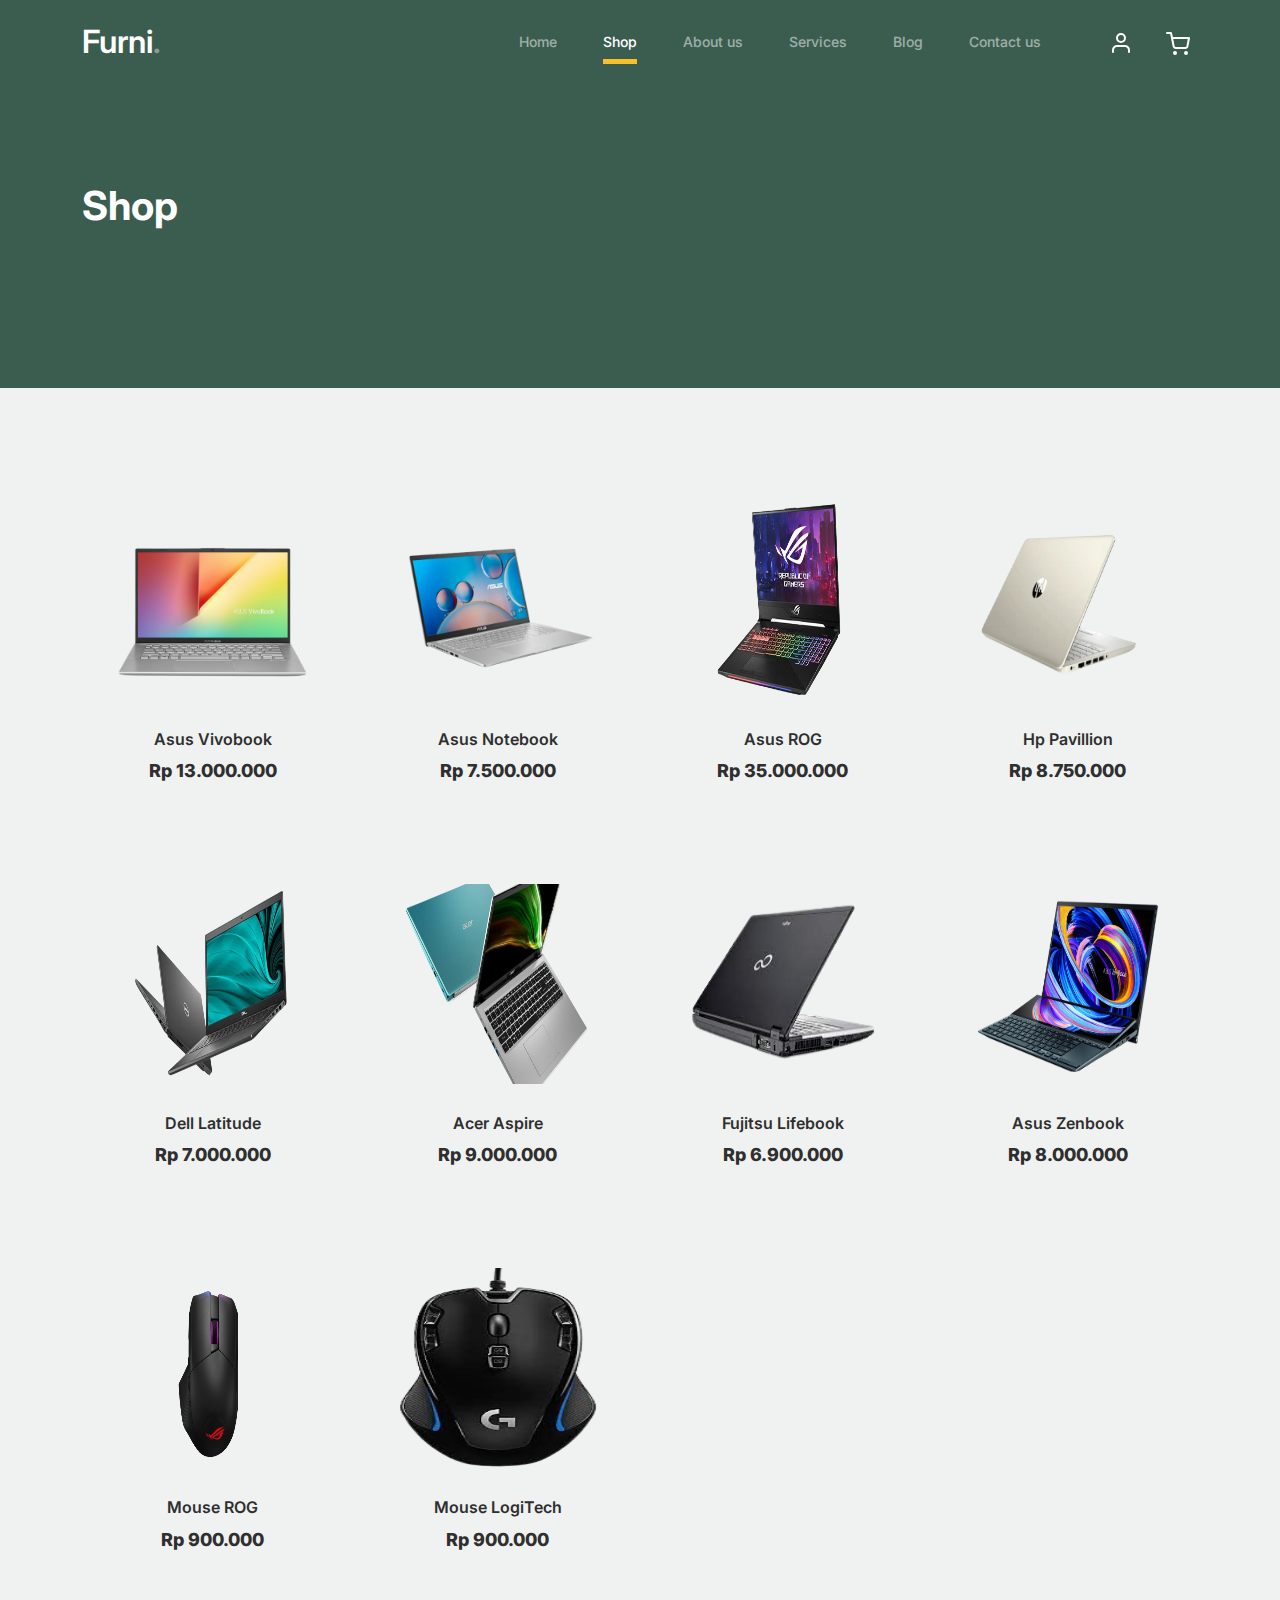
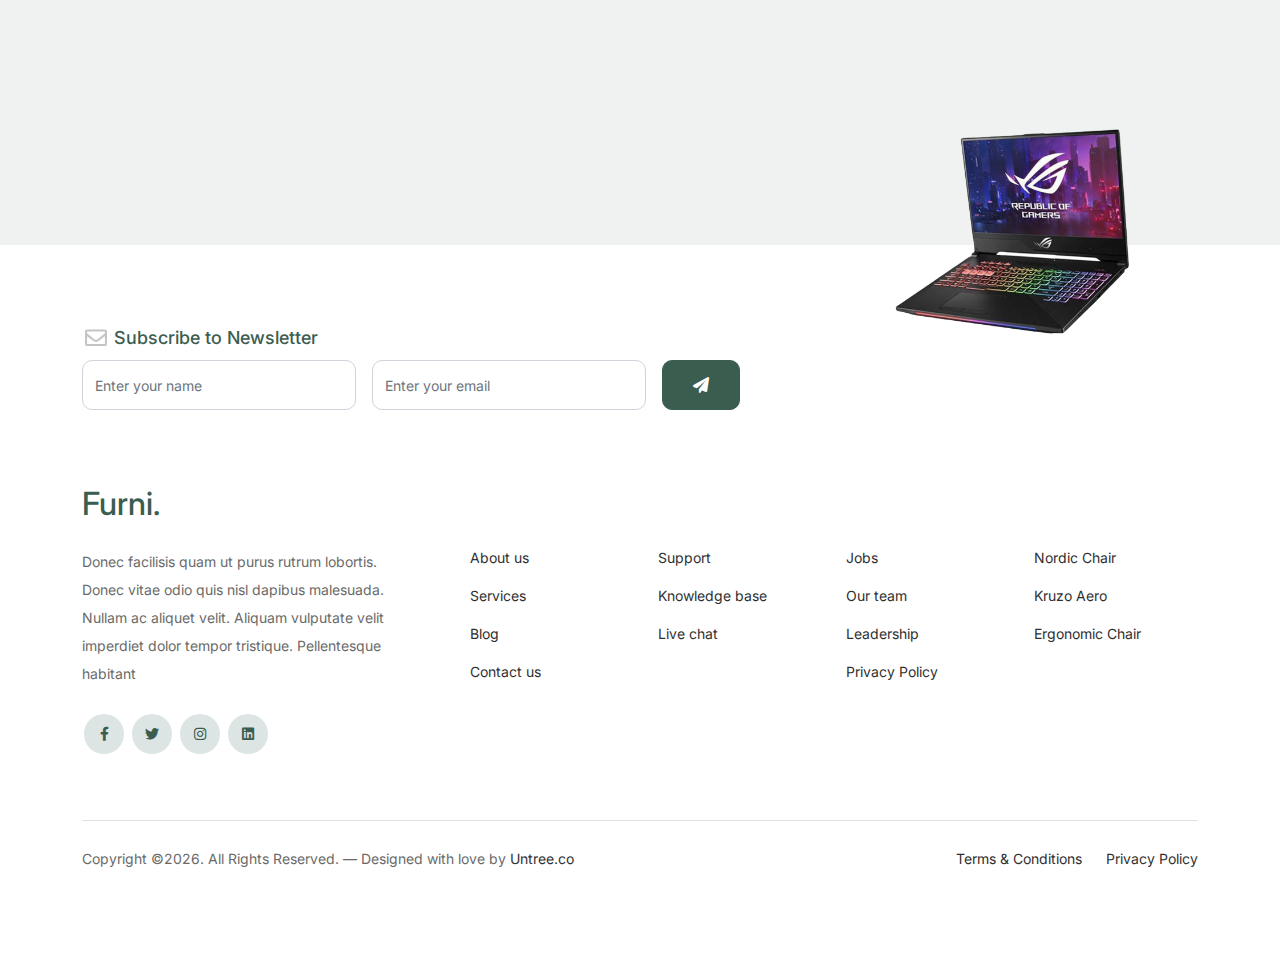
<file: shop.html>
<!-- /*
* Bootstrap 5
* Template Name: Furni
* Template Author: Untree.co
* Template URI: https://untree.co/
* License: https://creativecommons.org/licenses/by/3.0/
*/ -->
<!doctype html>
<html lang="en">
<head>
  <meta charset="utf-8">
  <meta name="viewport" content="width=device-width, initial-scale=1, shrink-to-fit=no">
  <meta name="author" content="Untree.co">
  <link rel="shortcut icon" href="favicon.png">

  <meta name="description" content="" />
  <meta name="keywords" content="bootstrap, bootstrap4" />

		<!-- Bootstrap CSS -->
		<link href="css/bootstrap.min.css" rel="stylesheet">
		<link href="https://cdnjs.cloudflare.com/ajax/libs/font-awesome/6.0.0-beta3/css/all.min.css" rel="stylesheet">
		<link href="css/tiny-slider.css" rel="stylesheet">
		<link href="css/style.css" rel="stylesheet">
		<title>Furni Free Bootstrap 5 Template for Furniture and Interior Design Websites by Untree.co </title>
	</head>

	<body>

		<!-- Start Header/Navigation -->
		<nav class="custom-navbar navbar navbar navbar-expand-md navbar-dark bg-dark" arial-label="Furni navigation bar">

			<div class="container">
				<a class="navbar-brand" href="index.html">Furni<span>.</span></a>

				<button class="navbar-toggler" type="button" data-bs-toggle="collapse" data-bs-target="#navbarsFurni" aria-controls="navbarsFurni" aria-expanded="false" aria-label="Toggle navigation">
					<span class="navbar-toggler-icon"></span>
				</button>

				<div class="collapse navbar-collapse" id="navbarsFurni">
					<ul class="custom-navbar-nav navbar-nav ms-auto mb-2 mb-md-0">
						<li class="nav-item ">
							<a class="nav-link" href="index.html">Home</a>
						</li>
						<li class="active"><a class="nav-link" href="shop.html">Shop</a></li>
						<li><a class="nav-link" href="about.html">About us</a></li>
						<li><a class="nav-link" href="services.html">Services</a></li>
						<li><a class="nav-link" href="blog.html">Blog</a></li>
						<li><a class="nav-link" href="contact.html">Contact us</a></li>
					</ul>

					<ul class="custom-navbar-cta navbar-nav mb-2 mb-md-0 ms-5">
						<li><a class="nav-link" href="#"><img src="images/user.svg"></a></li>
						<li><a class="nav-link" href="cart.html"><img src="images/cart.svg"></a></li>
					</ul>
				</div>
			</div>
				
		</nav>
		<!-- End Header/Navigation -->

		<!-- Start Hero Section -->
			<div class="hero">
				<div class="container">
					<div class="row justify-content-between">
						<div class="col-lg-5">
							<div class="intro-excerpt">
								<h1>Shop</h1>
							</div>
						</div>
						<div class="col-lg-7">
							
						</div>
					</div>
				</div>
			</div>
		<!-- End Hero Section -->

		

		<div class="untree_co-section product-section before-footer-section">
		    <div class="container">
		      	<div class="row">

		      		<!-- Start Column 1 -->
					<div class="col-12 col-md-4 col-lg-3 mb-5">
						<a class="product-item" href="#">
							<img src="images/_leptop-removebg-preview.png" class="img-fluid product-thumbnail">
							<h3 class="product-title">Asus Vivobook</h3>
							<strong class="product-price">Rp 13.000.000</strong>

							<span class="icon-cross">
								<img src="images/cross.svg" class="img-fluid">
							</span>
						</a>
					</div> 
					<!-- End Column 1 -->
						
					<!-- Start Column 2 -->
					<div class="col-12 col-md-4 col-lg-3 mb-5">
						<a class="product-item" href="#">
							<img src="images/gezi-removebg-preview.png" class="img-fluid product-thumbnail">
							<h3 class="product-title">Asus Notebook</h3>
							<strong class="product-price">Rp 7.500.000</strong>

							<span class="icon-cross">
								<img src="images/cross.svg" class="img-fluid">
							</span>
						</a>
					</div> 
					<!-- End Column 2 -->

					<!-- Start Column 3 -->
					<div class="col-12 col-md-4 col-lg-3 mb-5">
						<a class="product-item" href="#">
							<img src="images/ASUS-ROG-Strix-GL504GW-Scar-II-1-removebg-preview.png" class="img-fluid product-thumbnail">
							<h3 class="product-title">Asus ROG</h3>
							<strong class="product-price">Rp 35.000.000</strong>

							<span class="icon-cross">
								<img src="images/cross.svg" class="img-fluid">
							</span>
						</a>
					</div>
					<!-- End Column 3 -->

					<!-- Start Column 4 -->
					<div class="col-12 col-md-4 col-lg-3 mb-5">
						<a class="product-item" href="#">
							<img src="images/H-removebg-preview.png" class="img-fluid product-thumbnail">
							<h3 class="product-title">Hp Pavillion</h3>
							<strong class="product-price">Rp 8.750.000</strong>

							<span class="icon-cross">
								<img src="images/cross.svg" class="img-fluid">
							</span>
						</a>
					</div>
					<!-- End Column 4 -->


					<!-- Start Column 1 -->
					<div class="col-12 col-md-4 col-lg-3 mb-5">
						<a class="product-item" href="#">
							<img src="images/harga-laptop-dell-latitude-3420-1280x720-removebg-preview.png" class="img-fluid product-thumbnail">
							<h3 class="product-title">Dell Latitude</h3>
							<strong class="product-price">Rp 7.000.000</strong>

							<span class="icon-cross">
								<img src="images/cross.svg" class="img-fluid">
							</span>
						</a>
					</div> 
					<!-- End Column 1 -->
						
					<!-- Start Column 2 -->
					<div class="col-12 col-md-4 col-lg-3 mb-5">
						<a class="product-item" href="#">
							<img src="images/Laptop-Aspire-3-1280x720-removebg-preview.png" class="img-fluid product-thumbnail">
							<h3 class="product-title">Acer Aspire</h3>
							<strong class="product-price">Rp 9.000.000</strong>

							<span class="icon-cross">
								<img src="images/cross.svg" class="img-fluid">
							</span>
						</a>
					</div> 
					<!-- End Column 2 -->

					<!-- Start Column 3 -->
					<div class="col-12 col-md-4 col-lg-3 mb-5">
						<a class="product-item" href="#">
							<img src="images/fujitsu-removebg-preview.png" class="img-fluid product-thumbnail">
							<h3 class="product-title">Fujitsu Lifebook</h3>
							<strong class="product-price">Rp 6.900.000</strong>

							<span class="icon-cross">
								<img src="images/cross.svg" class="img-fluid">
							</span>
						</a>
					</div>
					<!-- End Column 3 -->

					<!-- Start Column 4 -->
					<div class="col-12 col-md-4 col-lg-3 mb-5">
						<a class="product-item" href="#">
							<img src="images/juenbok.png" class="img-fluid product-thumbnail">
							<h3 class="product-title">Asus Zenbook</h3>
							<strong class="product-price">Rp 8.000.000</strong>

							<span class="icon-cross">
								<img src="images/cross.svg" class="img-fluid">
							</span>
						</a>
					</div>
					<!-- End Column 4 -->
					
					<!-- Start Column 5 -->
					<div class="col-12 col-md-4 col-lg-3 mb-5">
						<a class="product-item" href="#">
							<img src="images/suss-removebg-preview.png" class="img-fluid product-thumbnail">
							<h3 class="product-title">Mouse ROG</h3>
							<strong class="product-price">Rp 900.000</strong>

							<span class="icon-cross">
								<img src="images/cross.svg" class="img-fluid">
							</span>
						</a>
					</div>
					<!-- End Column 4 -->

					<!-- Start Column 5 -->
					<div class="col-12 col-md-4 col-lg-3 mb-5">
						<a class="product-item" href="#">
							<img src="images/download-removebg-preview.png" class="img-fluid product-thumbnail">
							<h3 class="product-title">Mouse LogiTech</h3>
							<strong class="product-price">Rp 900.000</strong>

							<span class="icon-cross">
								<img src="images/cross.svg" class="img-fluid">
							</span>
						</a>
					</div>
					<!-- End Column 4 -->

		      	</div>
		    </div>
		</div>


		<!-- Start Footer Section -->
		<footer class="footer-section">
			<div class="container relative">

				<div class="sofa-img">
					<img src="images/ASUS-ROG-Strix-GL504GW-Scar-II-1-removebg-preview.png" alt="Image" class="img-fluid">
				</div>

				<div class="row">
					<div class="col-lg-8">
						<div class="subscription-form">
							<h3 class="d-flex align-items-center"><span class="me-1"><img src="images/envelope-outline.svg" alt="Image" class="img-fluid"></span><span>Subscribe to Newsletter</span></h3>

							<form action="#" class="row g-3">
								<div class="col-auto">
									<input type="text" class="form-control" placeholder="Enter your name">
								</div>
								<div class="col-auto">
									<input type="email" class="form-control" placeholder="Enter your email">
								</div>
								<div class="col-auto">
									<button class="btn btn-primary">
										<span class="fa fa-paper-plane"></span>
									</button>
								</div>
							</form>

						</div>
					</div>
				</div>

				<div class="row g-5 mb-5">
					<div class="col-lg-4">
						<div class="mb-4 footer-logo-wrap"><a href="#" class="footer-logo">Furni<span>.</span></a></div>
						<p class="mb-4">Donec facilisis quam ut purus rutrum lobortis. Donec vitae odio quis nisl dapibus malesuada. Nullam ac aliquet velit. Aliquam vulputate velit imperdiet dolor tempor tristique. Pellentesque habitant</p>

						<ul class="list-unstyled custom-social">
							<li><a href="#"><span class="fa fa-brands fa-facebook-f"></span></a></li>
							<li><a href="#"><span class="fa fa-brands fa-twitter"></span></a></li>
							<li><a href="#"><span class="fa fa-brands fa-instagram"></span></a></li>
							<li><a href="#"><span class="fa fa-brands fa-linkedin"></span></a></li>
						</ul>
					</div>

					<div class="col-lg-8">
						<div class="row links-wrap">
							<div class="col-6 col-sm-6 col-md-3">
								<ul class="list-unstyled">
									<li><a href="#">About us</a></li>
									<li><a href="#">Services</a></li>
									<li><a href="#">Blog</a></li>
									<li><a href="#">Contact us</a></li>
								</ul>
							</div>

							<div class="col-6 col-sm-6 col-md-3">
								<ul class="list-unstyled">
									<li><a href="#">Support</a></li>
									<li><a href="#">Knowledge base</a></li>
									<li><a href="#">Live chat</a></li>
								</ul>
							</div>

							<div class="col-6 col-sm-6 col-md-3">
								<ul class="list-unstyled">
									<li><a href="#">Jobs</a></li>
									<li><a href="#">Our team</a></li>
									<li><a href="#">Leadership</a></li>
									<li><a href="#">Privacy Policy</a></li>
								</ul>
							</div>

							<div class="col-6 col-sm-6 col-md-3">
								<ul class="list-unstyled">
									<li><a href="#">Nordic Chair</a></li>
									<li><a href="#">Kruzo Aero</a></li>
									<li><a href="#">Ergonomic Chair</a></li>
								</ul>
							</div>
						</div>
					</div>

				</div>

				<div class="border-top copyright">
					<div class="row pt-4">
						<div class="col-lg-6">
							<p class="mb-2 text-center text-lg-start">Copyright &copy;<script>document.write(new Date().getFullYear());</script>. All Rights Reserved. &mdash; Designed with love by <a href="https://untree.co">Untree.co</a> <!-- License information: https://untree.co/license/ -->
            </p>
						</div>

						<div class="col-lg-6 text-center text-lg-end">
							<ul class="list-unstyled d-inline-flex ms-auto">
								<li class="me-4"><a href="#">Terms &amp; Conditions</a></li>
								<li><a href="#">Privacy Policy</a></li>
							</ul>
						</div>

					</div>
				</div>

			</div>
		</footer>
		<!-- End Footer Section -->	


		<script src="js/bootstrap.bundle.min.js"></script>
		<script src="js/tiny-slider.js"></script>
		<script src="js/custom.js"></script>
	</body>

</html>
</file>
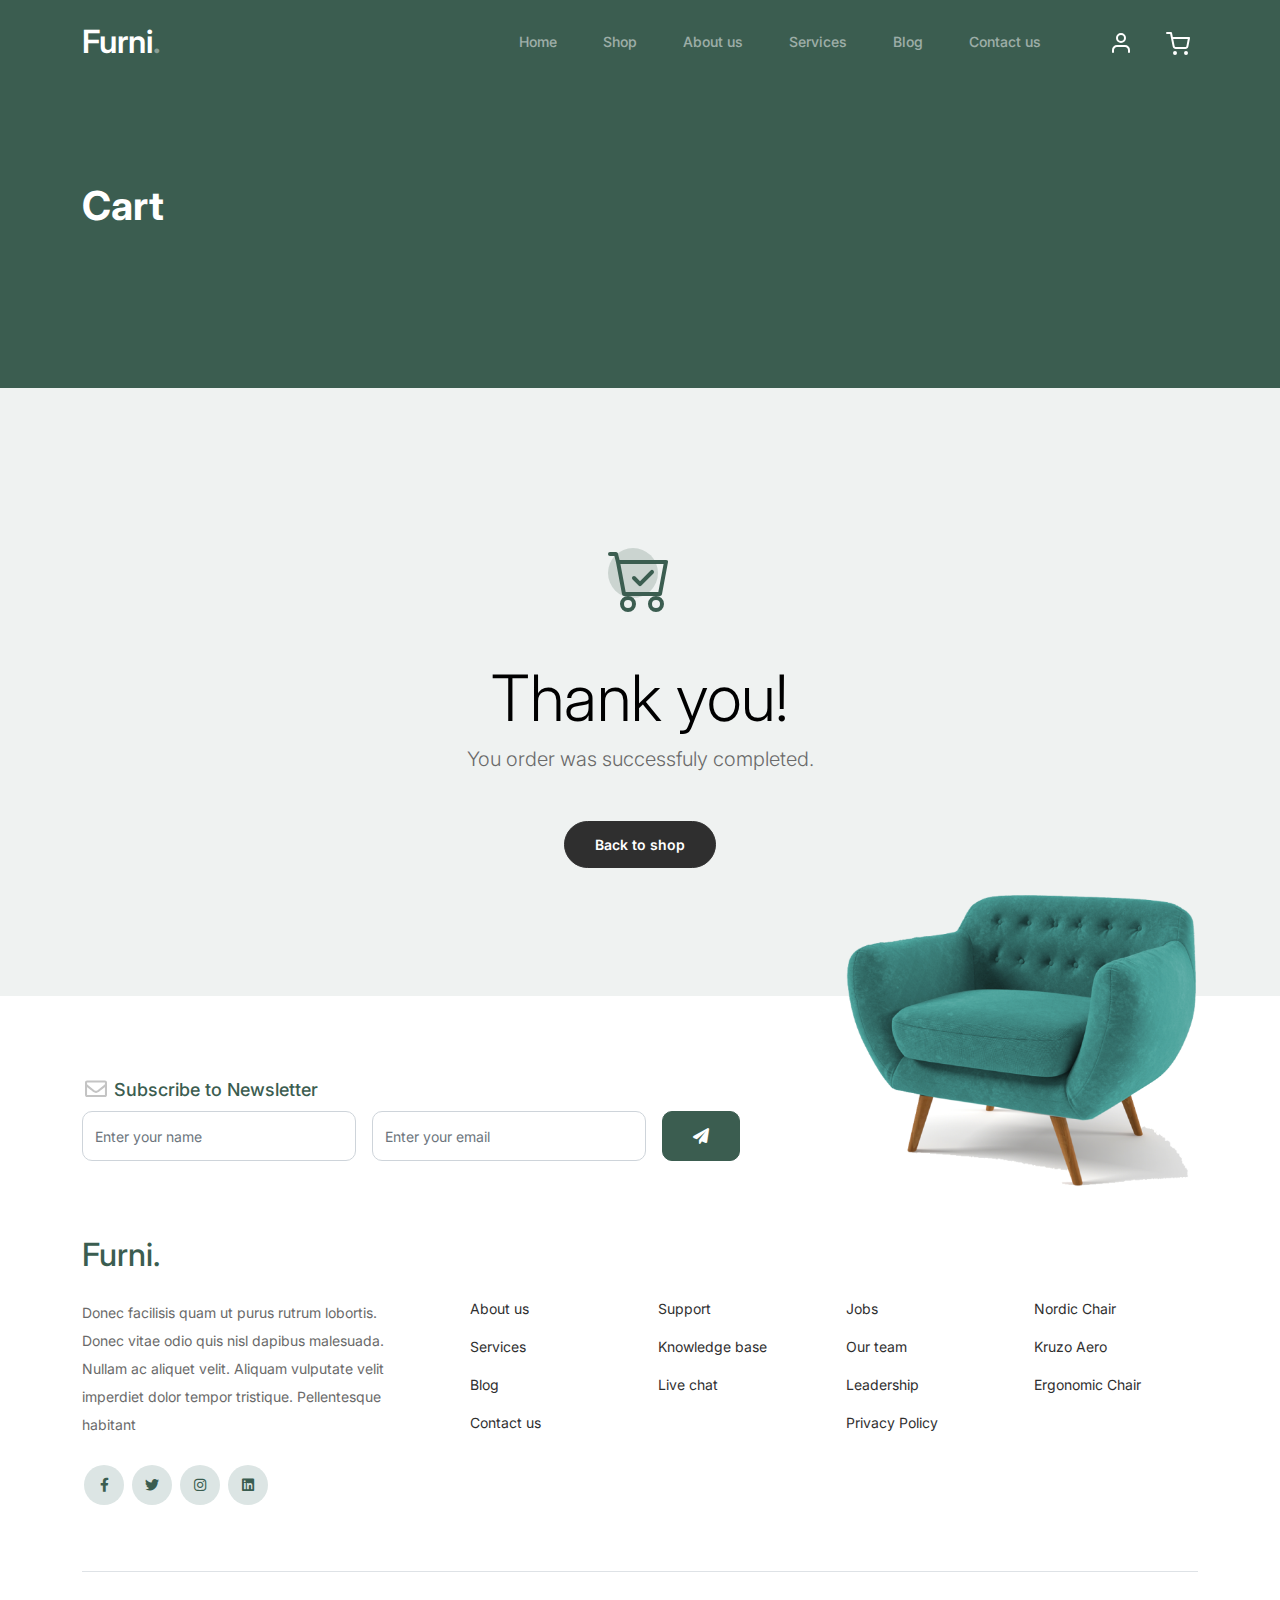
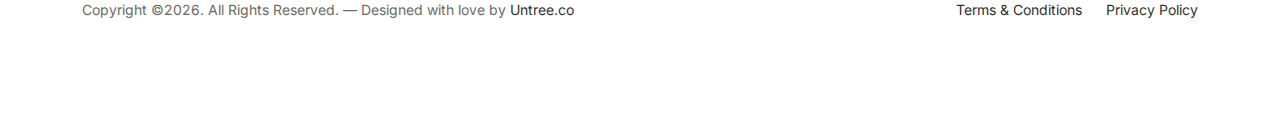
<file: thankyou.html>
<!-- /*
* Bootstrap 5
* Template Name: Furni
* Template Author: Untree.co
* Template URI: https://untree.co/
* License: https://creativecommons.org/licenses/by/3.0/
*/ -->
<!doctype html>
<html lang="en">
<head>
  <meta charset="utf-8">
  <meta name="viewport" content="width=device-width, initial-scale=1, shrink-to-fit=no">
  <meta name="author" content="Untree.co">
  <link rel="shortcut icon" href="favicon.png">

  <meta name="description" content="" />
  <meta name="keywords" content="bootstrap, bootstrap4" />

		<!-- Bootstrap CSS -->
		<link href="css/bootstrap.min.css" rel="stylesheet">
		<link href="https://cdnjs.cloudflare.com/ajax/libs/font-awesome/6.0.0-beta3/css/all.min.css" rel="stylesheet">
		<link href="css/tiny-slider.css" rel="stylesheet">
		<link href="css/style.css" rel="stylesheet">
		<title>Furni Free Bootstrap 5 Template for Furniture and Interior Design Websites by Untree.co </title>
	</head>

	<body>

		<!-- Start Header/Navigation -->
		<nav class="custom-navbar navbar navbar navbar-expand-md navbar-dark bg-dark" arial-label="Furni navigation bar">

			<div class="container">
				<a class="navbar-brand" href="index.html">Furni<span>.</span></a>

				<button class="navbar-toggler" type="button" data-bs-toggle="collapse" data-bs-target="#navbarsFurni" aria-controls="navbarsFurni" aria-expanded="false" aria-label="Toggle navigation">
					<span class="navbar-toggler-icon"></span>
				</button>

				<div class="collapse navbar-collapse" id="navbarsFurni">
					<ul class="custom-navbar-nav navbar-nav ms-auto mb-2 mb-md-0">
						<li class="nav-item ">
							<a class="nav-link" href="index.html">Home</a>
						</li>
						<li><a class="nav-link" href="shop.html">Shop</a></li>
						<li><a class="nav-link" href="about.html">About us</a></li>
						<li><a class="nav-link" href="services.html">Services</a></li>
						<li><a class="nav-link" href="blog.html">Blog</a></li>
						<li><a class="nav-link" href="contact.html">Contact us</a></li>
					</ul>

					<ul class="custom-navbar-cta navbar-nav mb-2 mb-md-0 ms-5">
						<li><a class="nav-link" href="#"><img src="images/user.svg"></a></li>
						<li><a class="nav-link" href="cart.html"><img src="images/cart.svg"></a></li>
					</ul>
				</div>
			</div>
				
		</nav>
		<!-- End Header/Navigation -->

		<!-- Start Hero Section -->
			<div class="hero">
				<div class="container">
					<div class="row justify-content-between">
						<div class="col-lg-5">
							<div class="intro-excerpt">
								<h1>Cart</h1>
							</div>
						</div>
						<div class="col-lg-7">
							
						</div>
					</div>
				</div>
			</div>
		<!-- End Hero Section -->

		

		<div class="untree_co-section">
    <div class="container">
      <div class="row">
        <div class="col-md-12 text-center pt-5">
          <span class="display-3 thankyou-icon text-primary">
            <svg width="1em" height="1em" viewBox="0 0 16 16" class="bi bi-cart-check mb-5" fill="currentColor" xmlns="http://www.w3.org/2000/svg">
              <path fill-rule="evenodd" d="M11.354 5.646a.5.5 0 0 1 0 .708l-3 3a.5.5 0 0 1-.708 0l-1.5-1.5a.5.5 0 1 1 .708-.708L8 8.293l2.646-2.647a.5.5 0 0 1 .708 0z"/>
              <path fill-rule="evenodd" d="M0 1.5A.5.5 0 0 1 .5 1H2a.5.5 0 0 1 .485.379L2.89 3H14.5a.5.5 0 0 1 .491.592l-1.5 8A.5.5 0 0 1 13 12H4a.5.5 0 0 1-.491-.408L2.01 3.607 1.61 2H.5a.5.5 0 0 1-.5-.5zM3.102 4l1.313 7h8.17l1.313-7H3.102zM5 12a2 2 0 1 0 0 4 2 2 0 0 0 0-4zm7 0a2 2 0 1 0 0 4 2 2 0 0 0 0-4zm-7 1a1 1 0 1 0 0 2 1 1 0 0 0 0-2zm7 0a1 1 0 1 0 0 2 1 1 0 0 0 0-2z"/>
            </svg>
          </span>
          <h2 class="display-3 text-black">Thank you!</h2>
          <p class="lead mb-5">You order was successfuly completed.</p>
          <p><a href="shop.html" class="btn btn-sm btn-outline-black">Back to shop</a></p>
        </div>
      </div>
    </div>
  </div>

		<!-- Start Footer Section -->
		<footer class="footer-section">
			<div class="container relative">

				<div class="sofa-img">
					<img src="images/sofa.png" alt="Image" class="img-fluid">
				</div>

				<div class="row">
					<div class="col-lg-8">
						<div class="subscription-form">
							<h3 class="d-flex align-items-center"><span class="me-1"><img src="images/envelope-outline.svg" alt="Image" class="img-fluid"></span><span>Subscribe to Newsletter</span></h3>

							<form action="#" class="row g-3">
								<div class="col-auto">
									<input type="text" class="form-control" placeholder="Enter your name">
								</div>
								<div class="col-auto">
									<input type="email" class="form-control" placeholder="Enter your email">
								</div>
								<div class="col-auto">
									<button class="btn btn-primary">
										<span class="fa fa-paper-plane"></span>
									</button>
								</div>
							</form>

						</div>
					</div>
				</div>

				<div class="row g-5 mb-5">
					<div class="col-lg-4">
						<div class="mb-4 footer-logo-wrap"><a href="#" class="footer-logo">Furni<span>.</span></a></div>
						<p class="mb-4">Donec facilisis quam ut purus rutrum lobortis. Donec vitae odio quis nisl dapibus malesuada. Nullam ac aliquet velit. Aliquam vulputate velit imperdiet dolor tempor tristique. Pellentesque habitant</p>

						<ul class="list-unstyled custom-social">
							<li><a href="#"><span class="fa fa-brands fa-facebook-f"></span></a></li>
							<li><a href="#"><span class="fa fa-brands fa-twitter"></span></a></li>
							<li><a href="#"><span class="fa fa-brands fa-instagram"></span></a></li>
							<li><a href="#"><span class="fa fa-brands fa-linkedin"></span></a></li>
						</ul>
					</div>

					<div class="col-lg-8">
						<div class="row links-wrap">
							<div class="col-6 col-sm-6 col-md-3">
								<ul class="list-unstyled">
									<li><a href="#">About us</a></li>
									<li><a href="#">Services</a></li>
									<li><a href="#">Blog</a></li>
									<li><a href="#">Contact us</a></li>
								</ul>
							</div>

							<div class="col-6 col-sm-6 col-md-3">
								<ul class="list-unstyled">
									<li><a href="#">Support</a></li>
									<li><a href="#">Knowledge base</a></li>
									<li><a href="#">Live chat</a></li>
								</ul>
							</div>

							<div class="col-6 col-sm-6 col-md-3">
								<ul class="list-unstyled">
									<li><a href="#">Jobs</a></li>
									<li><a href="#">Our team</a></li>
									<li><a href="#">Leadership</a></li>
									<li><a href="#">Privacy Policy</a></li>
								</ul>
							</div>

							<div class="col-6 col-sm-6 col-md-3">
								<ul class="list-unstyled">
									<li><a href="#">Nordic Chair</a></li>
									<li><a href="#">Kruzo Aero</a></li>
									<li><a href="#">Ergonomic Chair</a></li>
								</ul>
							</div>
						</div>
					</div>

				</div>

				<div class="border-top copyright">
					<div class="row pt-4">
						<div class="col-lg-6">
							<p class="mb-2 text-center text-lg-start">Copyright &copy;<script>document.write(new Date().getFullYear());</script>. All Rights Reserved. &mdash; Designed with love by <a href="https://untree.co">Untree.co</a> <!-- License information: https://untree.co/license/ -->
            </p>
						</div>

						<div class="col-lg-6 text-center text-lg-end">
							<ul class="list-unstyled d-inline-flex ms-auto">
								<li class="me-4"><a href="#">Terms &amp; Conditions</a></li>
								<li><a href="#">Privacy Policy</a></li>
							</ul>
						</div>

					</div>
				</div>

			</div>
		</footer>
		<!-- End Footer Section -->	


		<script src="js/bootstrap.bundle.min.js"></script>
		<script src="js/tiny-slider.js"></script>
		<script src="js/custom.js"></script>
	</body>

</html>
</file>
<file: css/tiny-slider.css>
.tns-outer{padding:0 !important}.tns-outer [hidden]{display:none !important}.tns-outer [aria-controls],.tns-outer [data-action]{cursor:pointer}.tns-slider{-webkit-transition:all 0s;-moz-transition:all 0s;transition:all 0s}.tns-slider>.tns-item{-webkit-box-sizing:border-box;-moz-box-sizing:border-box;box-sizing:border-box}.tns-horizontal.tns-subpixel{white-space:nowrap}.tns-horizontal.tns-subpixel>.tns-item{display:inline-block;vertical-align:top;white-space:normal}.tns-horizontal.tns-no-subpixel:after{content:'';display:table;clear:both}.tns-horizontal.tns-no-subpixel>.tns-item{float:left}.tns-horizontal.tns-carousel.tns-no-subpixel>.tns-item{margin-right:-100%}.tns-no-calc{position:relative;left:0}.tns-gallery{position:relative;left:0;min-height:1px}.tns-gallery>.tns-item{position:absolute;left:-100%;-webkit-transition:transform 0s, opacity 0s;-moz-transition:transform 0s, opacity 0s;transition:transform 0s, opacity 0s}.tns-gallery>.tns-slide-active{position:relative;left:auto !important}.tns-gallery>.tns-moving{-webkit-transition:all 0.25s;-moz-transition:all 0.25s;transition:all 0.25s}.tns-autowidth{display:inline-block}.tns-lazy-img{-webkit-transition:opacity 0.6s;-moz-transition:opacity 0.6s;transition:opacity 0.6s;opacity:0.6}.tns-lazy-img.tns-complete{opacity:1}.tns-ah{-webkit-transition:height 0s;-moz-transition:height 0s;transition:height 0s}.tns-ovh{overflow:hidden}.tns-visually-hidden{position:absolute;left:-10000em}.tns-transparent{opacity:0;visibility:hidden}.tns-fadeIn{opacity:1;filter:alpha(opacity=100);z-index:0}.tns-normal,.tns-fadeOut{opacity:0;filter:alpha(opacity=0);z-index:-1}.tns-vpfix{white-space:nowrap}.tns-vpfix>div,.tns-vpfix>li{display:inline-block}.tns-t-subp2{margin:0 auto;width:310px;position:relative;height:10px;overflow:hidden}.tns-t-ct{width:2333.3333333%;width:-webkit-calc(100% * 70 / 3);width:-moz-calc(100% * 70 / 3);width:calc(100% * 70 / 3);position:absolute;right:0}.tns-t-ct:after{content:'';display:table;clear:both}.tns-t-ct>div{width:1.4285714%;width:-webkit-calc(100% / 70);width:-moz-calc(100% / 70);width:calc(100% / 70);height:10px;float:left}

/*# sourceMappingURL=sourcemaps/tiny-slider.css.map */
</file>
<file: css/style.css>
/*
* Template Name: UntreeStore
* Template Author: Untree.co
* Author URI: https://untree.co/
* License: https://creativecommons.org/licenses/by/3.0/
*/
@import url("https://fonts.googleapis.com/css2?family=Inter:wght@400;500;600;700;800&display=swap");
body {
  overflow-x: hidden;
  position: relative; }

body {
  font-family: "Inter", sans-serif;
  font-weight: 400;
  line-height: 28px;
  color: #6a6a6a;
  font-size: 14px;
  background-color: #eff2f1; }

a {
  text-decoration: none;
  -webkit-transition: .3s all ease;
  -o-transition: .3s all ease;
  transition: .3s all ease;
  color: #2f2f2f;
  text-decoration: underline; }
  a:hover {
    color: #2f2f2f;
    text-decoration: none; }
  a.more {
    font-weight: 600; }

.custom-navbar {
  background: #3b5d50 !important;
  padding-top: 20px;
  padding-bottom: 20px; }
  .custom-navbar .navbar-brand {
    font-size: 32px;
    font-weight: 600; }
    .custom-navbar .navbar-brand > span {
      opacity: .4; }
  .custom-navbar .navbar-toggler {
    border-color: transparent; }
    .custom-navbar .navbar-toggler:active, .custom-navbar .navbar-toggler:focus {
      -webkit-box-shadow: none;
      box-shadow: none;
      outline: none; }
  @media (min-width: 992px) {
    .custom-navbar .custom-navbar-nav li {
      margin-left: 15px;
      margin-right: 15px; } }
  .custom-navbar .custom-navbar-nav li a {
    font-weight: 500;
    color: #ffffff !important;
    opacity: .5;
    -webkit-transition: .3s all ease;
    -o-transition: .3s all ease;
    transition: .3s all ease;
    position: relative; }
    @media (min-width: 768px) {
      .custom-navbar .custom-navbar-nav li a:before {
        content: "";
        position: absolute;
        bottom: 0;
        left: 8px;
        right: 8px;
        background: #f9bf29;
        height: 5px;
        opacity: 1;
        visibility: visible;
        width: 0;
        -webkit-transition: .15s all ease-out;
        -o-transition: .15s all ease-out;
        transition: .15s all ease-out; } }
    .custom-navbar .custom-navbar-nav li a:hover {
      opacity: 1; }
      .custom-navbar .custom-navbar-nav li a:hover:before {
        width: calc(100% - 16px); }
  .custom-navbar .custom-navbar-nav li.active a {
    opacity: 1; }
    .custom-navbar .custom-navbar-nav li.active a:before {
      width: calc(100% - 16px); }
  .custom-navbar .custom-navbar-cta {
    margin-left: 0 !important;
    -webkit-box-orient: horizontal;
    -webkit-box-direction: normal;
    -ms-flex-direction: row;
    flex-direction: row; }
    @media (min-width: 768px) {
      .custom-navbar .custom-navbar-cta {
        margin-left: 40px !important; } }
    .custom-navbar .custom-navbar-cta li {
      margin-left: 0px;
      margin-right: 0px; }
      .custom-navbar .custom-navbar-cta li:first-child {
        margin-right: 20px; }

.hero {
  background: #3b5d50;
  padding: calc(4rem - 30px) 0 0rem 0; }
  @media (min-width: 768px) {
    .hero {
      padding: calc(4rem - 30px) 0 4rem 0; } }
  @media (min-width: 992px) {
    .hero {
      padding: calc(8rem - 30px) 0 8rem 0; } }
  .hero .intro-excerpt {
    position: relative;
    z-index: 4; }
    @media (min-width: 992px) {
      .hero .intro-excerpt {
        max-width: 450px; } }
  .hero h1 {
    font-weight: 700;
    color: #ffffff;
    margin-bottom: 30px; }
    @media (min-width: 1400px) {
      .hero h1 {
        font-size: 54px; } }
  .hero p {
    color: rgba(255, 255, 255, 0.5);
    margin-botom: 30px; }
  .hero .hero-img-wrap {
    position: relative; }
    .hero .hero-img-wrap img {
      position: relative;
      top: 0px;
      right: 0px;
      z-index: 2;
      max-width: 780px;
      left: -20px; }
      @media (min-width: 768px) {
        .hero .hero-img-wrap img {
          right: 0px;
          left: -100px; } }
      @media (min-width: 992px) {
        .hero .hero-img-wrap img {
          left: 0px;
          top: -80px;
          position: absolute;
          right: -50px; } }
      @media (min-width: 1200px) {
        .hero .hero-img-wrap img {
          left: 0px;
          top: -80px;
          right: -100px; } }
    .hero .hero-img-wrap:after {
      content: "";
      position: absolute;
      width: 255px;
      height: 217px;
      background-image: url("../images/dots-light.svg");
      background-size: contain;
      background-repeat: no-repeat;
      right: -100px;
      top: -0px; }
      @media (min-width: 1200px) {
        .hero .hero-img-wrap:after {
          top: -40px; } }

.btn {
  font-weight: 600;
  padding: 12px 30px;
  border-radius: 30px;
  color: #ffffff;
  background: #2f2f2f;
  border-color: #2f2f2f; }
  .btn:hover {
    color: #ffffff;
    background: #222222;
    border-color: #222222; }
  .btn:active, .btn:focus {
    outline: none !important;
    -webkit-box-shadow: none;
    box-shadow: none; }
  .btn.btn-primary {
    background: #3b5d50;
    border-color: #3b5d50; }
    .btn.btn-primary:hover {
      background: #314d43;
      border-color: #314d43; }
  .btn.btn-secondary {
    color: #2f2f2f;
    background: #f9bf29;
    border-color: #f9bf29; }
    .btn.btn-secondary:hover {
      background: #f8b810;
      border-color: #f8b810; }
  .btn.btn-white-outline {
    background: transparent;
    border-width: 2px;
    border-color: rgba(255, 255, 255, 0.3); }
    .btn.btn-white-outline:hover {
      border-color: white;
      color: #ffffff; }

.section-title {
  color: #2f2f2f; }

.product-section {
  padding: 7rem 0; }
  .product-section .product-item {
    text-align: center;
    text-decoration: none;
    display: block;
    position: relative;
    padding-bottom: 50px;
    cursor: pointer; }
    .product-section .product-item .product-thumbnail {
      min-height: 200px;
      width: 200px;
      height: 200px;
      margin-bottom: 30px;
      position: relative;
      top: 0;
      -webkit-transition: .3s all ease;
      -o-transition: .3s all ease;
      transition: .3s all ease; }
    .product-section .product-item h3 {
      font-weight: 600;
      font-size: 16px; }
    .product-section .product-item strong {
      font-weight: 800 !important;
      font-size: 18px !important; }
    .product-section .product-item h3, .product-section .product-item strong {
      color: #2f2f2f;
      text-decoration: none; }
    .product-section .product-item .icon-cross {
      position: absolute;
      width: 35px;
      height: 35px;
      display: inline-block;
      background: #2f2f2f;
      bottom: 15px;
      left: 50%;
      -webkit-transform: translateX(-50%);
      -ms-transform: translateX(-50%);
      transform: translateX(-50%);
      margin-bottom: -17.5px;
      border-radius: 50%;
      opacity: 0;
      visibility: hidden;
      -webkit-transition: .3s all ease;
      -o-transition: .3s all ease;
      transition: .3s all ease; }
      .product-section .product-item .icon-cross img {
        position: absolute;
        left: 50%;
        top: 50%;
        -webkit-transform: translate(-50%, -50%);
        -ms-transform: translate(-50%, -50%);
        transform: translate(-50%, -50%); }
    .product-section .product-item:before {
      bottom: 0;
      left: 0;
      right: 0;
      position: absolute;
      content: "";
      background: #dce5e4;
      height: 0%;
      z-index: -1;
      border-radius: 10px;
      -webkit-transition: .3s all ease;
      -o-transition: .3s all ease;
      transition: .3s all ease; }
    .product-section .product-item:hover .product-thumbnail {
      top: -25px; }
    .product-section .product-item:hover .icon-cross {
      bottom: 0;
      opacity: 1;
      visibility: visible; }
    .product-section .product-item:hover:before {
      height: 70%; }

.why-choose-section {
  padding: 7rem 0; }
  .why-choose-section .img-wrap {
    position: relative; }
    .why-choose-section .img-wrap:before {
      position: absolute;
      content: "";
      width: 255px;
      height: 217px;
      background-image: url("../images/dots-yellow.svg");
      background-repeat: no-repeat;
      background-size: contain;
      -webkit-transform: translate(-40%, -40%);
      -ms-transform: translate(-40%, -40%);
      transform: translate(-40%, -40%);
      z-index: -1; }
    .why-choose-section .img-wrap img {
      border-radius: 20px; }

.feature {
  margin-bottom: 30px; }
  .feature .icon {
    display: inline-block;
    position: relative;
    margin-bottom: 20px; }
    .feature .icon:before {
      content: "";
      width: 33px;
      height: 33px;
      position: absolute;
      background: rgba(59, 93, 80, 0.2);
      border-radius: 50%;
      right: -8px;
      bottom: 0; }
  .feature h3 {
    font-size: 14px;
    color: #2f2f2f; }
  .feature p {
    font-size: 14px;
    line-height: 22px;
    color: #6a6a6a; }

.we-help-section {
  padding: 7rem 0; }
  .we-help-section .imgs-grid {
    display: -ms-grid;
    display: grid;
    -ms-grid-columns: (1fr)[27];
    grid-template-columns: repeat(27, 1fr);
    position: relative; }
    .we-help-section .imgs-grid:before {
      position: absolute;
      content: "";
      width: 255px;
      height: 217px;
      background-image: url("../images/dots-green.svg");
      background-size: contain;
      background-repeat: no-repeat;
      -webkit-transform: translate(-40%, -40%);
      -ms-transform: translate(-40%, -40%);
      transform: translate(-40%, -40%);
      z-index: -1; }
    .we-help-section .imgs-grid .grid {
      position: relative; }
      .we-help-section .imgs-grid .grid img {
        border-radius: 20px;
        max-width: 100%; }
      .we-help-section .imgs-grid .grid.grid-1 {
        -ms-grid-column: 1;
        -ms-grid-column-span: 18;
        grid-column: 1 / span 18;
        -ms-grid-row: 1;
        -ms-grid-row-span: 27;
        grid-row: 1 / span 27; }
      .we-help-section .imgs-grid .grid.grid-2 {
        -ms-grid-column: 19;
        -ms-grid-column-span: 27;
        grid-column: 19 / span 27;
        -ms-grid-row: 1;
        -ms-grid-row-span: 5;
        grid-row: 1 / span 5;
        padding-left: 20px; }
      .we-help-section .imgs-grid .grid.grid-3 {
        -ms-grid-column: 14;
        -ms-grid-column-span: 16;
        grid-column: 14 / span 16;
        -ms-grid-row: 6;
        -ms-grid-row-span: 27;
        grid-row: 6 / span 27;
        padding-top: 20px; }

.custom-list {
  width: 100%; }
  .custom-list li {
    display: inline-block;
    width: calc(50% - 20px);
    margin-bottom: 12px;
    line-height: 1.5;
    position: relative;
    padding-left: 20px; }
    .custom-list li:before {
      content: "";
      width: 8px;
      height: 8px;
      border-radius: 50%;
      border: 2px solid #3b5d50;
      position: absolute;
      left: 0;
      top: 8px; }

.popular-product {
  padding: 0 0 7rem 0; }
  .popular-product .product-item-sm h3 {
    font-size: 14px;
    font-weight: 700;
    color: #2f2f2f; }
  .popular-product .product-item-sm a {
    text-decoration: none;
    color: #2f2f2f;
    -webkit-transition: .3s all ease;
    -o-transition: .3s all ease;
    transition: .3s all ease; }
    .popular-product .product-item-sm a:hover {
      color: rgba(47, 47, 47, 0.5); }
  .popular-product .product-item-sm p {
    line-height: 1.4;
    margin-bottom: 10px;
    font-size: 14px; }
  .popular-product .product-item-sm .thumbnail {
    margin-right: 10px;
    -webkit-box-flex: 0;
    -ms-flex: 0 0 120px;
    flex: 0 0 120px;
    position: relative; }
    .popular-product .product-item-sm .thumbnail:before {
      content: "";
      position: absolute;
      border-radius: 20px;
      background: #dce5e4;
      width: 98px;
      height: 98px;
      top: 50%;
      left: 50%;
      -webkit-transform: translate(-50%, -50%);
      -ms-transform: translate(-50%, -50%);
      transform: translate(-50%, -50%);
      z-index: -1; }

.testimonial-section {
  padding: 3rem 0 7rem 0; }

.testimonial-slider-wrap {
  position: relative; }
  .testimonial-slider-wrap .tns-inner {
    padding-top: 30px; }
  .testimonial-slider-wrap .item .testimonial-block blockquote {
    font-size: 16px; }
    @media (min-width: 768px) {
      .testimonial-slider-wrap .item .testimonial-block blockquote {
        line-height: 32px;
        font-size: 18px; } }
  .testimonial-slider-wrap .item .testimonial-block .author-info .author-pic {
    margin-bottom: 20px; }
    .testimonial-slider-wrap .item .testimonial-block .author-info .author-pic img {
      max-width: 80px;
      border-radius: 50%; }
  .testimonial-slider-wrap .item .testimonial-block .author-info h3 {
    font-size: 14px;
    font-weight: 700;
    color: #2f2f2f;
    margin-bottom: 0; }
  .testimonial-slider-wrap #testimonial-nav {
    position: absolute;
    top: 50%;
    z-index: 99;
    width: 100%;
    display: none; }
    @media (min-width: 768px) {
      .testimonial-slider-wrap #testimonial-nav {
        display: block; } }
    .testimonial-slider-wrap #testimonial-nav > span {
      cursor: pointer;
      position: absolute;
      width: 58px;
      height: 58px;
      line-height: 58px;
      border-radius: 50%;
      background: rgba(59, 93, 80, 0.1);
      color: #2f2f2f;
      -webkit-transition: .3s all ease;
      -o-transition: .3s all ease;
      transition: .3s all ease; }
      .testimonial-slider-wrap #testimonial-nav > span:hover {
        background: #3b5d50;
        color: #ffffff; }
    .testimonial-slider-wrap #testimonial-nav .prev {
      left: -10px; }
    .testimonial-slider-wrap #testimonial-nav .next {
      right: 0; }
  .testimonial-slider-wrap .tns-nav {
    position: absolute;
    bottom: -50px;
    left: 50%;
    -webkit-transform: translateX(-50%);
    -ms-transform: translateX(-50%);
    transform: translateX(-50%); }
    .testimonial-slider-wrap .tns-nav button {
      background: none;
      border: none;
      display: inline-block;
      position: relative;
      width: 0 !important;
      height: 7px !important;
      margin: 2px; }
      .testimonial-slider-wrap .tns-nav button:active, .testimonial-slider-wrap .tns-nav button:focus, .testimonial-slider-wrap .tns-nav button:hover {
        outline: none;
        -webkit-box-shadow: none;
        box-shadow: none;
        background: none; }
      .testimonial-slider-wrap .tns-nav button:before {
        display: block;
        width: 7px;
        height: 7px;
        left: 0;
        top: 0;
        position: absolute;
        content: "";
        border-radius: 50%;
        -webkit-transition: .3s all ease;
        -o-transition: .3s all ease;
        transition: .3s all ease;
        background-color: #d6d6d6; }
      .testimonial-slider-wrap .tns-nav button:hover:before, .testimonial-slider-wrap .tns-nav button.tns-nav-active:before {
        background-color: #3b5d50; }

.before-footer-section {
  padding: 7rem 0 12rem 0 !important; }

.blog-section {
  padding: 7rem 0 12rem 0; }
  .blog-section .post-entry a {
    text-decoration: none; }
  .blog-section .post-entry .post-thumbnail {
    display: block;
    margin-bottom: 20px; }
    .blog-section .post-entry .post-thumbnail img {
      border-radius: 20px;
      -webkit-transition: .3s all ease;
      -o-transition: .3s all ease;
      transition: .3s all ease; }
  .blog-section .post-entry .post-content-entry {
    padding-left: 15px;
    padding-right: 15px; }
    .blog-section .post-entry .post-content-entry h3 {
      font-size: 16px;
      margin-bottom: 0;
      font-weight: 600;
      margin-bottom: 7px; }
    .blog-section .post-entry .post-content-entry .meta {
      font-size: 14px; }
      .blog-section .post-entry .post-content-entry .meta a {
        font-weight: 600; }
  .blog-section .post-entry:hover .post-thumbnail img, .blog-section .post-entry:focus .post-thumbnail img {
    opacity: .7; }

.footer-section {
  padding: 80px 0;
  background: #ffffff; }
  .footer-section .relative {
    position: relative; }
  .footer-section a {
    text-decoration: none;
    color: #2f2f2f;
    -webkit-transition: .3s all ease;
    -o-transition: .3s all ease;
    transition: .3s all ease; }
    .footer-section a:hover {
      color: rgba(47, 47, 47, 0.5); }
  .footer-section .subscription-form {
    margin-bottom: 40px;
    position: relative;
    z-index: 2;
    margin-top: 100px; }
    @media (min-width: 992px) {
      .footer-section .subscription-form {
        margin-top: 0px;
        margin-bottom: 80px; } }
    .footer-section .subscription-form h3 {
      font-size: 18px;
      font-weight: 500;
      color: #3b5d50; }
    .footer-section .subscription-form .form-control {
      height: 50px;
      border-radius: 10px;
      font-family: "Inter", sans-serif; }
      .footer-section .subscription-form .form-control:active, .footer-section .subscription-form .form-control:focus {
        outline: none;
        -webkit-box-shadow: none;
        box-shadow: none;
        border-color: #3b5d50;
        -webkit-box-shadow: 0 1px 4px 0 rgba(0, 0, 0, 0.2);
        box-shadow: 0 1px 4px 0 rgba(0, 0, 0, 0.2); }
      .footer-section .subscription-form .form-control::-webkit-input-placeholder {
        font-size: 14px; }
      .footer-section .subscription-form .form-control::-moz-placeholder {
        font-size: 14px; }
      .footer-section .subscription-form .form-control:-ms-input-placeholder {
        font-size: 14px; }
      .footer-section .subscription-form .form-control:-moz-placeholder {
        font-size: 14px; }
    .footer-section .subscription-form .btn {
      border-radius: 10px !important; }
  .footer-section .sofa-img {
    position: absolute;
    top: -200px;
    z-index: 1;
    right: 0; }
    .footer-section .sofa-img img {
      max-width: 380px; }
  .footer-section .links-wrap {
    margin-top: 0px; }
    @media (min-width: 992px) {
      .footer-section .links-wrap {
        margin-top: 54px; } }
    .footer-section .links-wrap ul li {
      margin-bottom: 10px; }
  .footer-section .footer-logo-wrap .footer-logo {
    font-size: 32px;
    font-weight: 500;
    text-decoration: none;
    color: #3b5d50; }
  .footer-section .custom-social li {
    margin: 2px;
    display: inline-block; }
    .footer-section .custom-social li a {
      width: 40px;
      height: 40px;
      text-align: center;
      line-height: 40px;
      display: inline-block;
      background: #dce5e4;
      color: #3b5d50;
      border-radius: 50%; }
      .footer-section .custom-social li a:hover {
        background: #3b5d50;
        color: #ffffff; }
  .footer-section .border-top {
    border-color: #dce5e4; }
    .footer-section .border-top.copyright {
      font-size: 14px !important; }

.untree_co-section {
  padding: 7rem 0; }

.form-control {
  height: 50px;
  border-radius: 10px;
  font-family: "Inter", sans-serif; }
  .form-control:active, .form-control:focus {
    outline: none;
    -webkit-box-shadow: none;
    box-shadow: none;
    border-color: #3b5d50;
    -webkit-box-shadow: 0 1px 4px 0 rgba(0, 0, 0, 0.2);
    box-shadow: 0 1px 4px 0 rgba(0, 0, 0, 0.2); }
  .form-control::-webkit-input-placeholder {
    font-size: 14px; }
  .form-control::-moz-placeholder {
    font-size: 14px; }
  .form-control:-ms-input-placeholder {
    font-size: 14px; }
  .form-control:-moz-placeholder {
    font-size: 14px; }

.service {
  line-height: 1.5; }
  .service .service-icon {
    border-radius: 10px;
    -webkit-box-flex: 0;
    -ms-flex: 0 0 50px;
    flex: 0 0 50px;
    height: 50px;
    line-height: 50px;
    text-align: center;
    background: #3b5d50;
    margin-right: 20px;
    color: #ffffff; }

textarea {
  height: auto !important; }

.site-blocks-table {
  overflow: auto; }
  .site-blocks-table .product-thumbnail {
    width: 200px; }
  .site-blocks-table .btn {
    padding: 2px 10px; }
  .site-blocks-table thead th {
    padding: 30px;
    text-align: center;
    border-width: 0px !important;
    vertical-align: middle;
    color: rgba(0, 0, 0, 0.8);
    font-size: 18px; }
  .site-blocks-table td {
    padding: 20px;
    text-align: center;
    vertical-align: middle;
    color: rgba(0, 0, 0, 0.8); }
  .site-blocks-table tbody tr:first-child td {
    border-top: 1px solid #3b5d50 !important; }
  .site-blocks-table .btn {
    background: none !important;
    color: #000000;
    border: none;
    height: auto !important; }

.site-block-order-table th {
  border-top: none !important;
  border-bottom-width: 1px !important; }

.site-block-order-table td, .site-block-order-table th {
  color: #000000; }

.couponcode-wrap input {
  border-radius: 10px !important; }

.text-primary {
  color: #3b5d50 !important; }

.thankyou-icon {
  position: relative;
  color: #3b5d50; }
  .thankyou-icon:before {
    position: absolute;
    content: "";
    width: 50px;
    height: 50px;
    border-radius: 50%;
    background: rgba(59, 93, 80, 0.2); }
</file>
